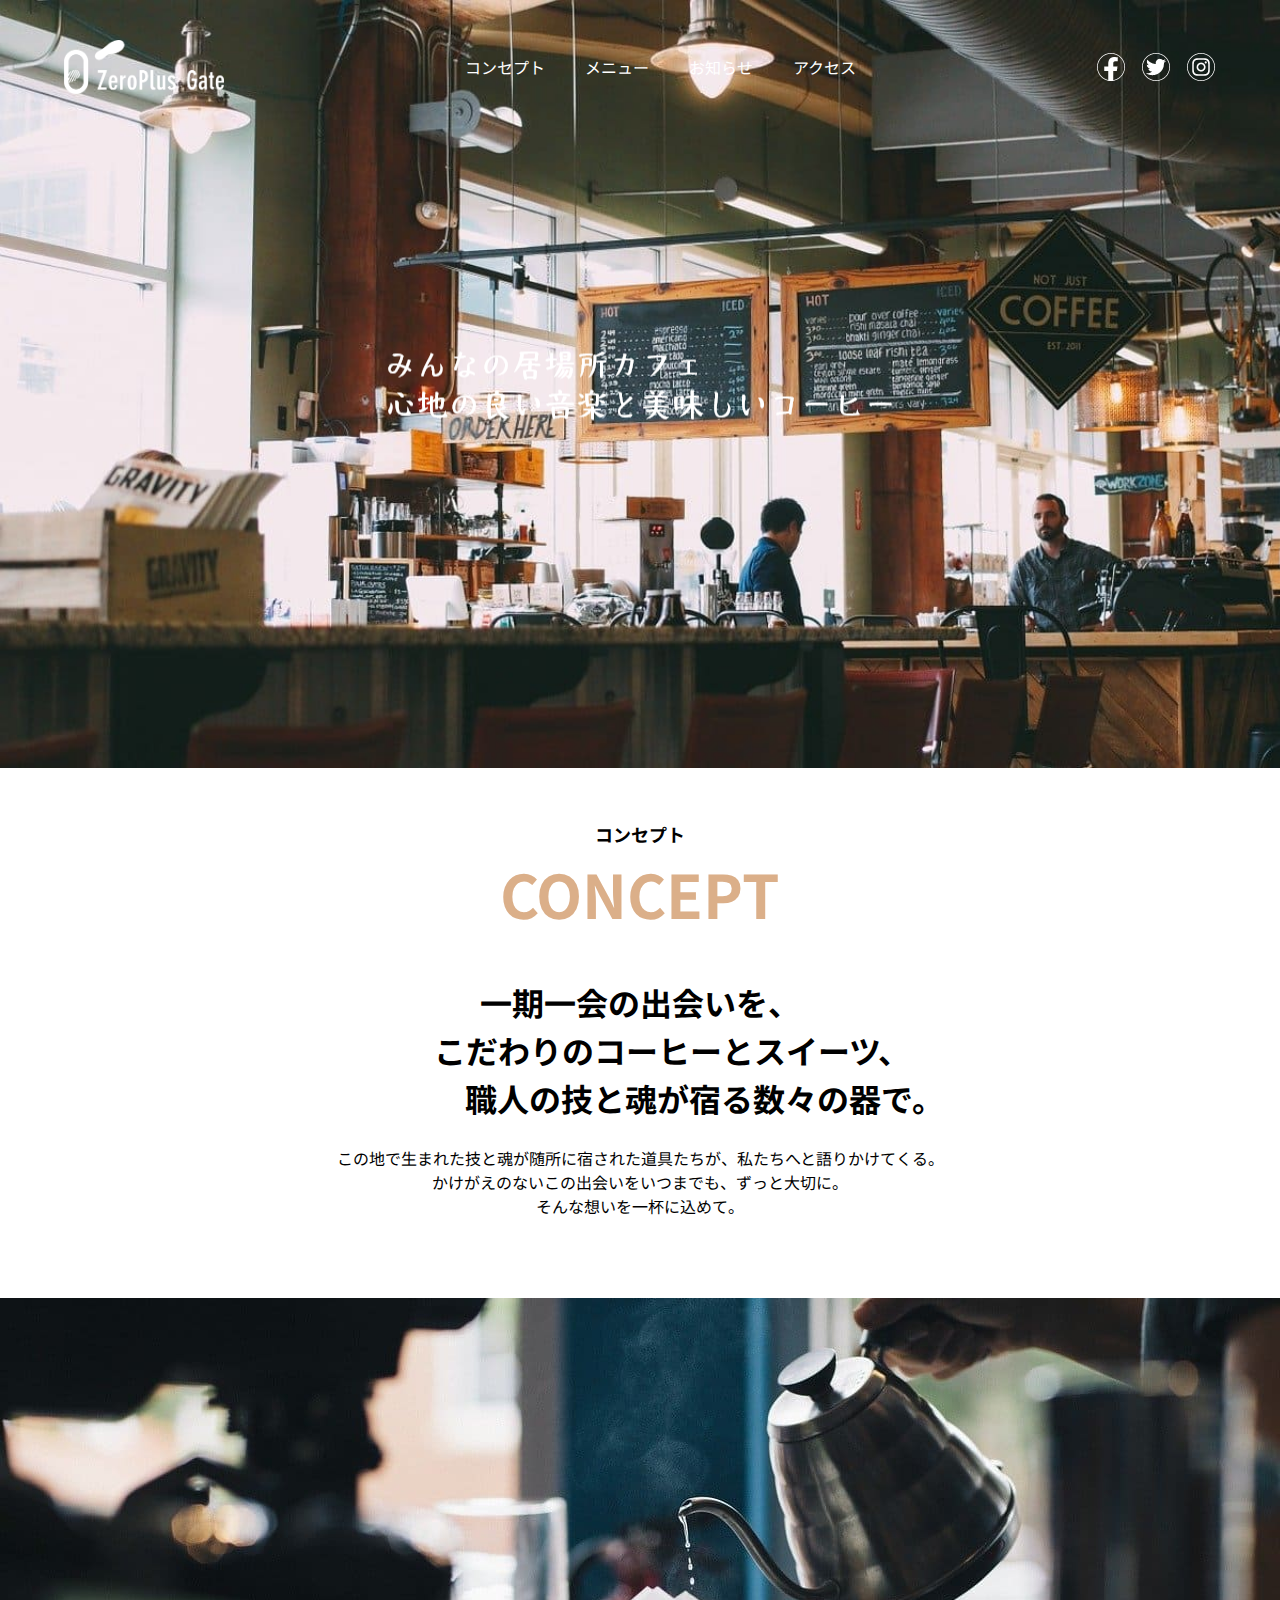
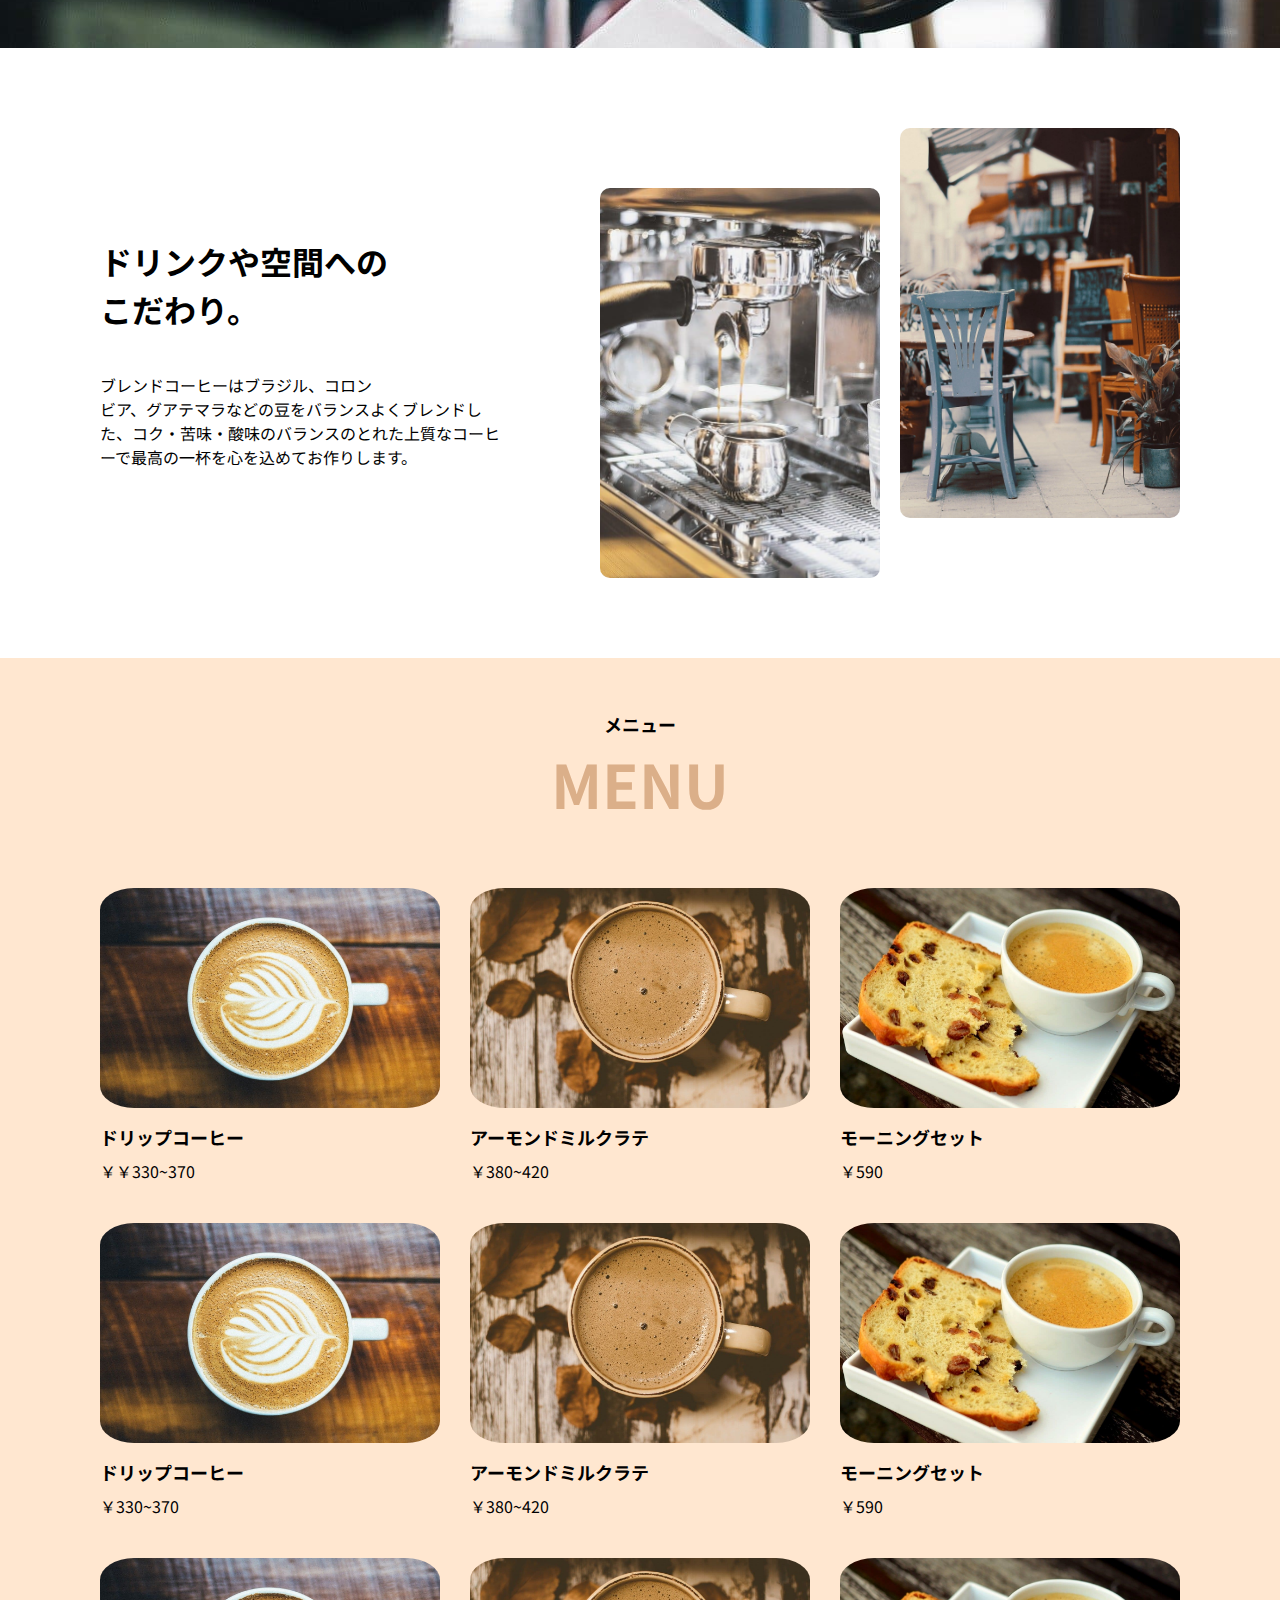
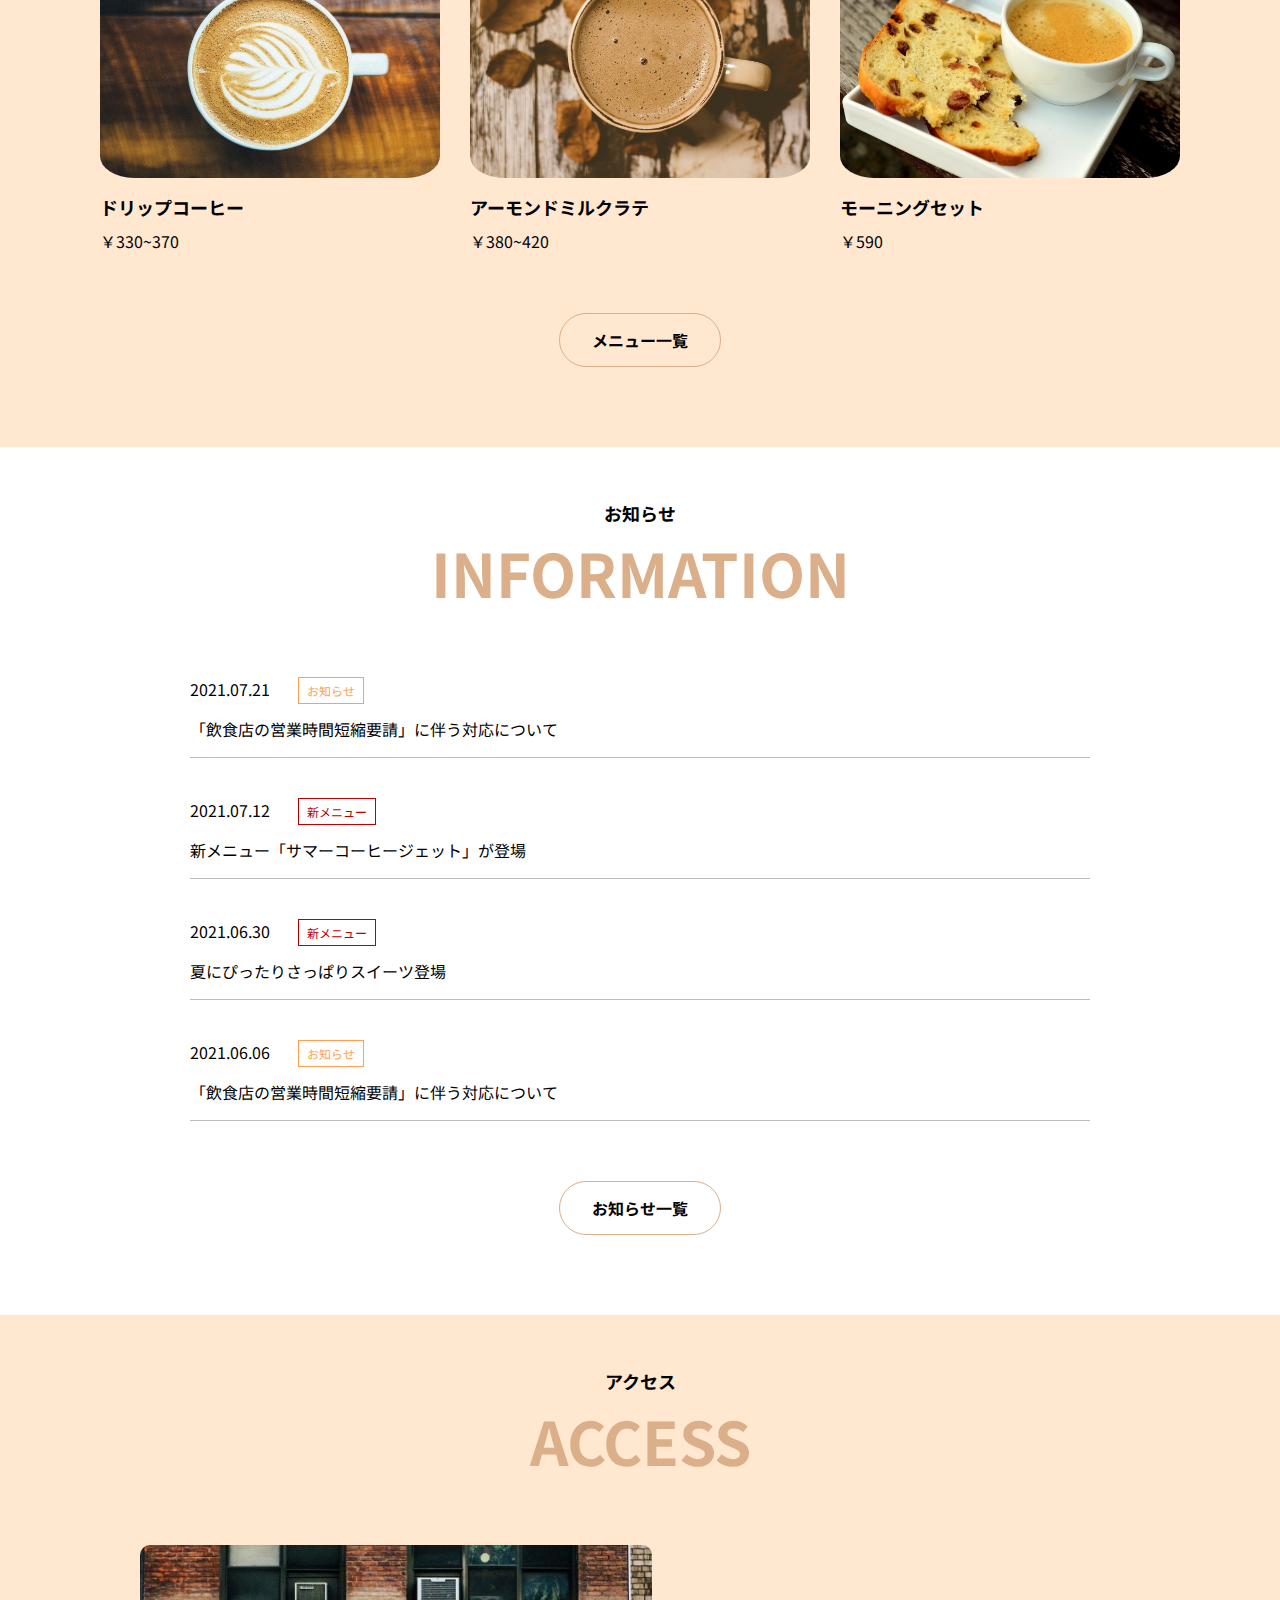
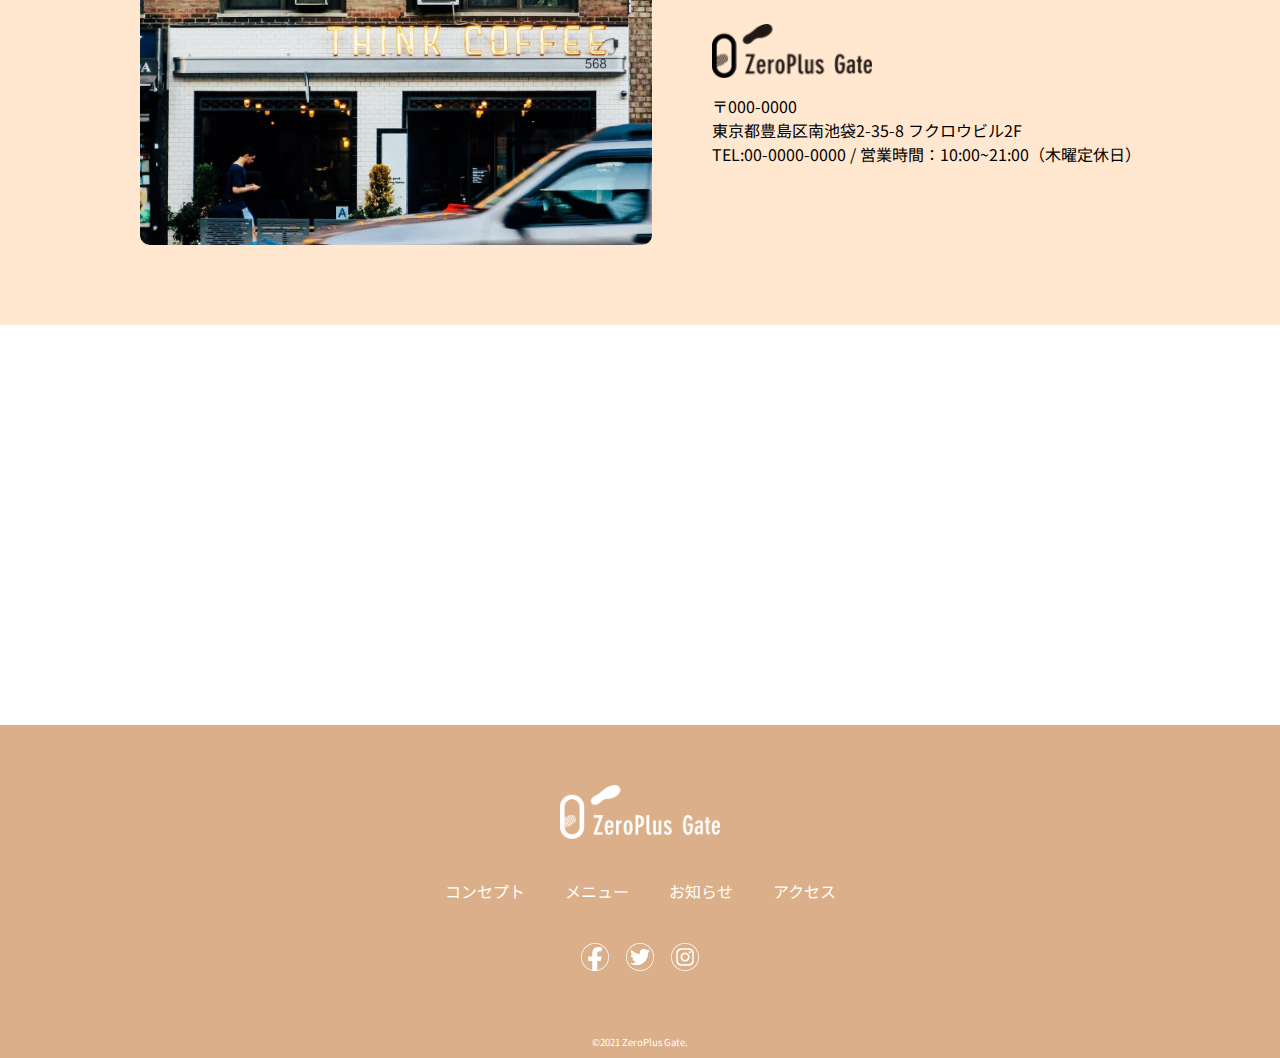
<file: index.html>
<!DOCTYPE html>
<html lang="ja">
<head>
    <meta charset="UTF-8">
    <title>Cafe</title>
    <meta name="description" content="複数ページに渡るデザインを通して、よりレベルアップしたコーディングとCSSの使い回し方を身につけましょう">
    <link rel="stylesheet" href="css/reset.css">
    <link rel="preconnect" href="https://fonts.googleapis.com">
    <link rel="preconnect" href="https://fonts.gstatic.com" crossorigin>
    <link href="https://fonts.googleapis.com/css2?family=Noto+Sans+JP:wght@100..900&display=swap" rel="stylesheet">
    <link rel="stylesheet" href="css/style.css">
</head>
<body>
    <header class="header">
        <h1 class="header-logo">
            <a href="index.html" class="header-link">
                <img src="img/logo.png" alt="ロゴ">
            </a>
        </h1>

        <nav class="header-nav">
            <ul class="header-nav-list">
                <li class="header-nav-item">
                    <a href="index.html#concept" class="header-nav-link">コンセプト</a>
                </li>
                <li class="header-nav-item">
                    <a href="menu.html" class="header-nav-link">メニュー</a>
                </li>
                <li class="header-nav-item">
                    <a href="info.html" class="header-nav-link">お知らせ</a>
                </li>
                <li class="header-nav-item">
                    <a href="index.html#access" class="header-nav-link">アクセス</a>
                </li>
            </ul>
        </nav>

        <div class="icon">
            <ul class="icon-list">
                <li class="icon-item">
                    <a href="" class="icon-link">
                        <img src="img/facebook_icon.png" alt="facebook">
                    </a>
                </li>
                <li class="icon-item">
                    <a href="" class="icon-link">
                        <img src="img/twitter_icon.png" alt="Twitter">
                    </a>
                </li>
                <li class="icon-item">
                    <a href="" class="icon-link">
                        <img src="img/instagram_icon.png" alt="Instagram">
                    </a>
                </li>
            </ul>
        </div>
    </header>

    <div class="kv __index">
        <div class="kv-copy">
            <img src="img/kv_copy.png" alt="キャッチコピー">
        </div>
    </div>
<main>
    <section id="concept" class="concept section-wrap">
        <div class="section-inner">
            <h2 class="section-ttl __concept">CONCEPT</h2>
            <p class="concept-txt-main">
                一期一会の出会いを、<br>
            　　こだわりのコーヒーとスイーツ、<br>
        　　　　職人の技と魂が宿る数々の器で。</p>
        <p class="concept-txt-sub">
            この地で生まれた技と魂が随所に宿された道具たちが、私たちへと語りかけてくる。<br>
            かけがえのないこの出会いをいつまでも、ずっと大切に。<br>
            そんな想いを一杯に込めて。
        </p>  
        </div>

        <div class="concept-img-box">
            <img src="img/concept_bg.jpg" alt="コンセプト" class="concept-img">
        </div>

        <div class="section-inner">
            <div class="concept-detail-wrap">
                <div class="concept-detail-content">
                    <h3 class="concept-detail-ttl">
                        ドリンクや空間への<br>
                        こだわり。
                    </h3>
                    <p class="concept-detail-txt">
                        ブレンドコーヒーはブラジル、コロン<br>
                        ビア、グアテマラなどの豆をバランスよくブレンドし<br>
                        た、コク・苦味・酸味のバランスのとれた上質なコーヒ<br>
                        ーで最高の一杯を心を込めてお作りします。
                    </p>
                </div>

                <div class="concept-detail-img-wrap">
                    <div class="concept-detail-img-box">
                        <img src="img/concept_photo01.jpg" alt="コンセプトイメージ" class="concept-detail-img">
                        
                    </div>
                    <div class="concept-detail-img-box">
                        <img src="img/concept_photo02.jpg" alt="コンセプトイメージ" class="concept-detail-img">

                    </div>
                </div>
            </div>

        </div>
    </section>

    <section class="menu section-wrap">
        <div class="section-inner">
            <h2 class="section-ttl __menu">MENU</h2>

            <div class="menu-wrap">
                <div class="menu-item">
                    <div class="menu-img-box">
                        <img src="img/menu_photo01.jpg" alt="ドリップコーヒー" class="menu-img">
                    </div>
                    <div class="menu-content">
                        <p class="menu-txt">ドリップコーヒー</p>
                        <p class="menu-price">￥￥330~370</p>
                    </div>
                </div>
                <div class="menu-item">
                    <div class="menu-img-box">
                        <img src="img/menu_photo02.jpg" alt="アーモンドミルクラテ" class="menu-img">
                    </div>
                    <div class="menu-content">
                        <p class="menu-txt">アーモンドミルクラテ</p>
                        <p class="menu-price">￥380~420</p>
                    </div>
                </div>
                <div class="menu-item">
                    <div class="menu-img-box">
                        <img src="img/menu_photo03.jpg" alt="モーニングセット" class="menu-img">
                    </div>
                    <div class="menu-content">
                        <p class="menu-txt">モーニングセット</p>
                        <p class="menu-price">￥590</p>
                    </div>
                </div>
                <div class="menu-item">
                    <div class="menu-img-box">
                        <img src="img/menu_photo01.jpg" alt="ドリップコーヒー" class="menu-img">
                    </div>
                    <div class="menu-content">
                        <p class="menu-txt">ドリップコーヒー</p>
                        <p class="menu-price">￥330~370</p>
                    </div>
                </div>
                <div class="menu-item">
                    <div class="menu-img-box">
                        <img src="img/menu_photo02.jpg" alt="アーモンドミルクラテ" class="menu-img">
                    </div>
                    <div class="menu-content">
                        <p class="menu-txt">アーモンドミルクラテ</p>
                        <p class="menu-price">￥380~420</p>
                    </div>
                </div>
                <div class="menu-item">
                    <div class="menu-img-box">
                        <img src="img/menu_photo03.jpg" alt="モーニングセット" class="menu-img">
                    </div>
                    <div class="menu-content">
                        <p class="menu-txt">モーニングセット</p>
                        <p class="menu-price">￥590</p>
                    </div>
                </div>
                <div class="menu-item">
                    <div class="menu-img-box">
                        <img src="img/menu_photo01.jpg" alt="ドリップコーヒー" class="menu-img">
                    </div>
                    <div class="menu-content">
                        <p class="menu-txt">ドリップコーヒー</p>
                        <p class="menu-price">￥330~370</p>
                    </div>
                </div>
                <div class="menu-item">
                    <div class="menu-img-box">
                        <img src="img/menu_photo02.jpg" alt="アーモンドミルクラテ" class="menu-img">
                    </div>
                    <div class="menu-content">
                        <p class="menu-txt">アーモンドミルクラテ</p>
                        <p class="menu-price">￥380~420</p>
                    </div>
                </div>
                <div class="menu-item">
                    <div class="menu-img-box">
                        <img src="img/menu_photo03.jpg" alt="モーニングセット" class="menu-img">
                    </div>
                    <div class="menu-content">
                        <p class="menu-txt">モーニングセット</p>
                        <p class="menu-price">￥590</p>
                    </div>
                </div>
            </div>

            <div class="btn">
                <a href="menu.html" class="btn-link">メニュー一覧</a>
            </div>
        </div>
    </section>

    <section class="info section-wrap">
        <div class="section-inner-s">
            <h2 class="section-ttl __info">INFORMATION</h2>

            <ul class="info-list">
                <li class="info-item">
                    <span class="info-date">2021.07.21</span>
                    <span class="info-tag __orange">お知らせ</span>
                    <p class="info-txt">
                        <a href="info-single.html" class="info-link">
                            「飲食店の営業時間短縮要請」に伴う対応について
                        </a>
                    </p>
                </li>
                <li class="info-item">
                    <span class="info-date">2021.07.12</span>
                    <span class="info-tag __red">新メニュー</span>
                    <p class="info-txt">
                        <a href="info-single.html" class="info-link">
                            新メニュー「サマーコーヒージェット」が登場
                        </a>
                    </p>
                </li>
                <li class="info-item">
                    <span class="info-date">2021.06.30</span>
                    <span class="info-tag __red">新メニュー</span>
                    <p class="info-txt">
                        <a href="info-single.html" class="info-link">
                            夏にぴったりさっぱりスイーツ登場
                        </a>
                    </p>
                </li>
                <li class="info-item">
                    <span class="info-date">2021.06.06</span>
                    <span class="info-tag __orange">お知らせ</span>
                    <p class="info-txt">
                        <a href="info-single.html" class="info-link">
                            「飲食店の営業時間短縮要請」に伴う対応について
                        </a>
                    </p>
                </li>
            </ul>

                        <div class="btn">
                <a href="info.html" class="btn-link">お知らせ一覧</a>
            </div>
        </div>
    </section>

    <section id="access" class="access section-wrap">
        <div class="section-inner">
            <h2 class="section-ttl __access">ACCESS</h2>
        </div>

        <div class="access-content">
            <div class="access-content-img-box">
                <img src="img/access_photo.jpg" alt="お店の写真" class="access-content-img">
            </div>

            <div class="access-content-txt-box">
                <div class="access-content-txt-logo-box">
                    <img src="img/logo-black.png" alt="ロゴ" class="access-content-txt-logo">
                </div>

                <p class="access-txt">〒000-0000</p>
                <p class="access-txt">東京都豊島区南池袋2-35-8 フクロウビル2F</p>
                <p class="access-txt">TEL:00-0000-0000 / 営業時間：10:00~21:00（木曜定休日）</p>
            </div>
        </div>
    </section>

    <div class="access-map">
        <iframe src="https://www.google.com/maps/embed?pb=!1m18!1m12!1m3!1d6478.019572071331!2d139.71055669623954!3d35.72597785018375!2m3!1f0!2f0!3f0!3m2!1i1024!2i768!4f13.1!3m3!1m2!1s0x60188d695cb4aed9%3A0x476057fc81119972!2z44CSMTcxLTAwMjIg5p2x5Lqs6YO96LGK5bO25Yy65Y2X5rGg6KKL!5e0!3m2!1sja!2sjp!4v1749849897571!5m2!1sja!2sjp" 
        width="100%" height="400" style="border:0;" allowfullscreen="" loading="lazy" referrerpolicy="no-referrer-when-downgrade"></iframe>
    </div>
</main>

<footer class="footer">
    <div class="footer-logo-box">
        <img src="img/logo.png" alt="ロゴ" class="footer-logo">
    </div>

    <ul class="footer-nav-list">
        <li class="footer-nav-item">
            <a href="index.html#concept" class="footer-nav-link">コンセプト</a>
        </li>
        <li class="footer-nav-item">
            <a href="menu.html" class="footer-nav-link">メニュー</a>
        </li>
        <li class="footer-nav-item">
            <a href="info.html" class="footer-nav-link">お知らせ</a>
        </li>
        <li class="footer-nav-item">
            <a href="index.html#access" class="footer-nav-link">アクセス</a>
        </li>
    </ul>

            <div class="icon">
            <ul class="icon-list">
                <li class="icon-item">
                    <a href="" class="icon-link">
                        <img src="img/facebook_icon.png" alt="facebook">
                    </a>
                </li>
                <li class="icon-item">
                    <a href="" class="icon-link">
                        <img src="img/twitter_icon.png" alt="Twitter">
                    </a>
                </li>
                <li class="icon-item">
                    <a href="" class="icon-link">
                        <img src="img/instagram_icon.png" alt="Instagram">
                    </a>
                </li>
            </ul>
        </div>

    <p class="footer-copy">
        <small>&copy;2021 ZeroPlus Gate.</small>
    </p>
</footer>
</body>
</html>
</file>
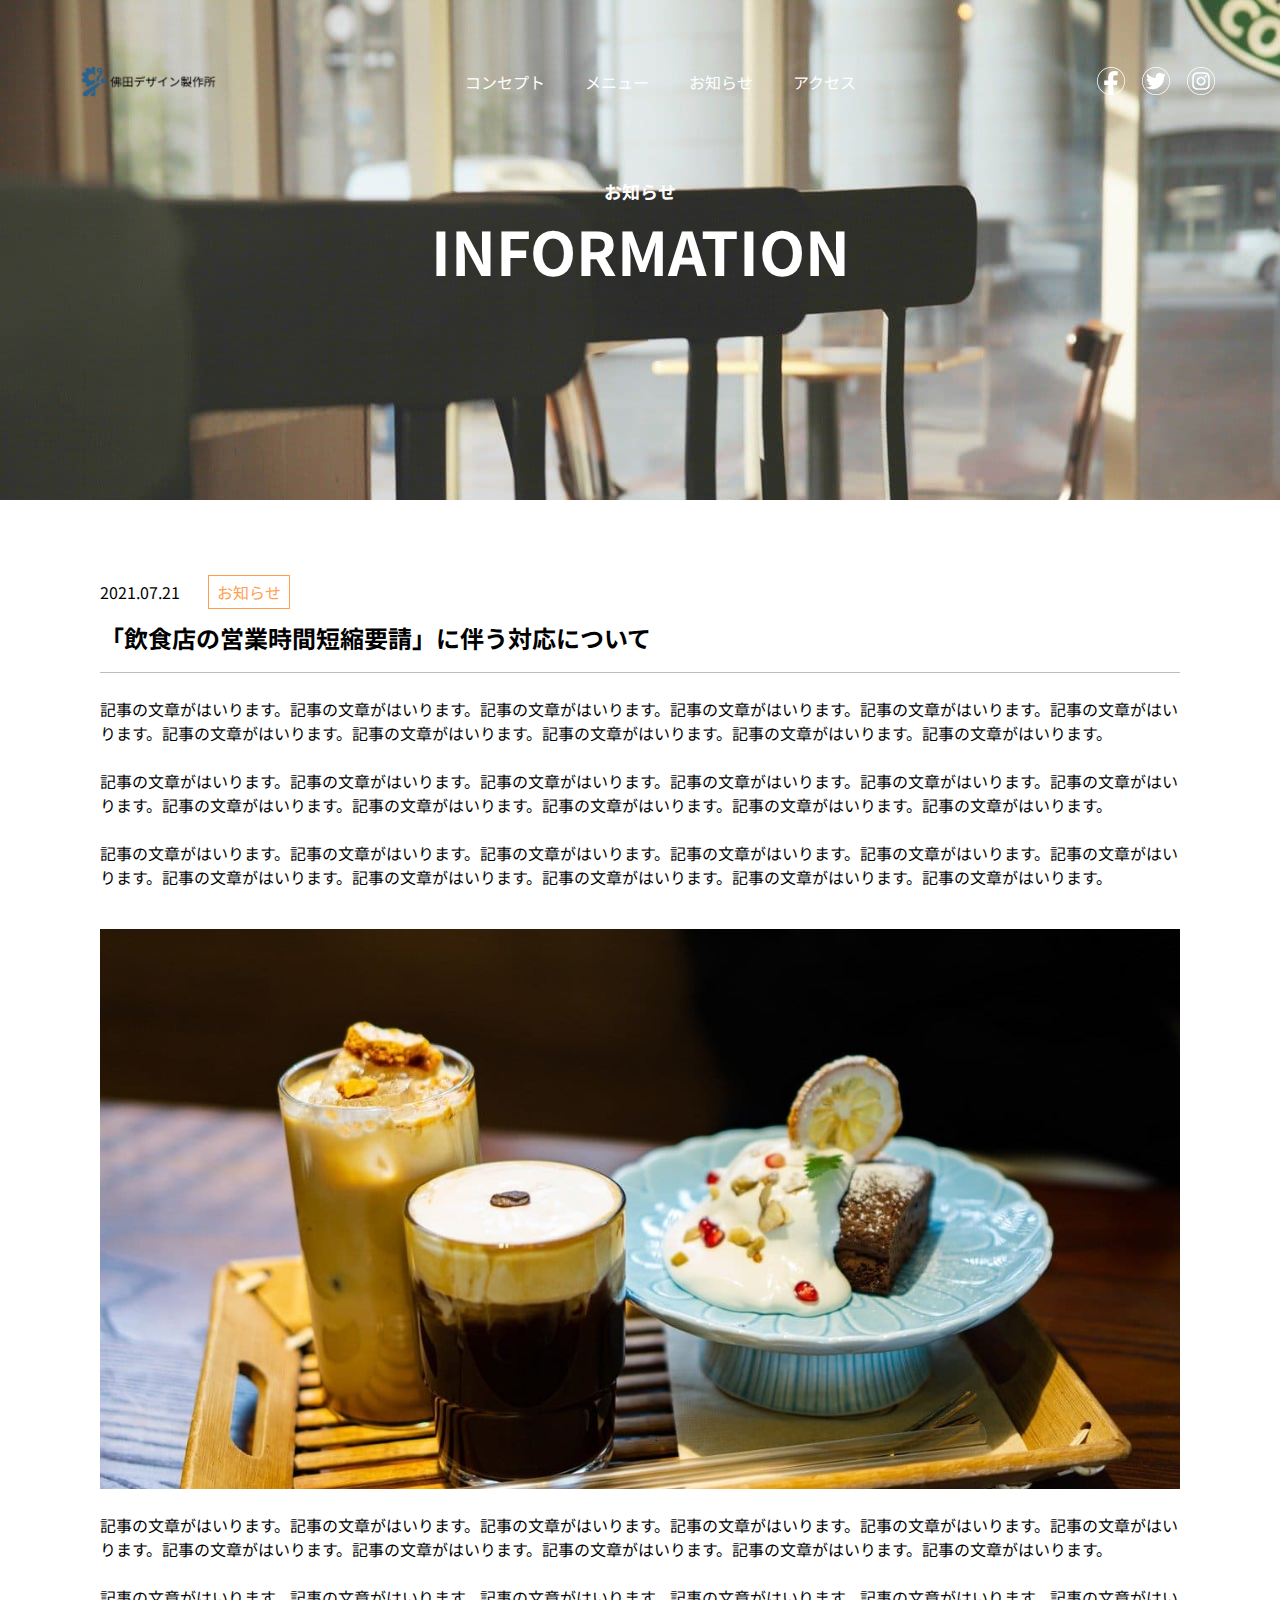
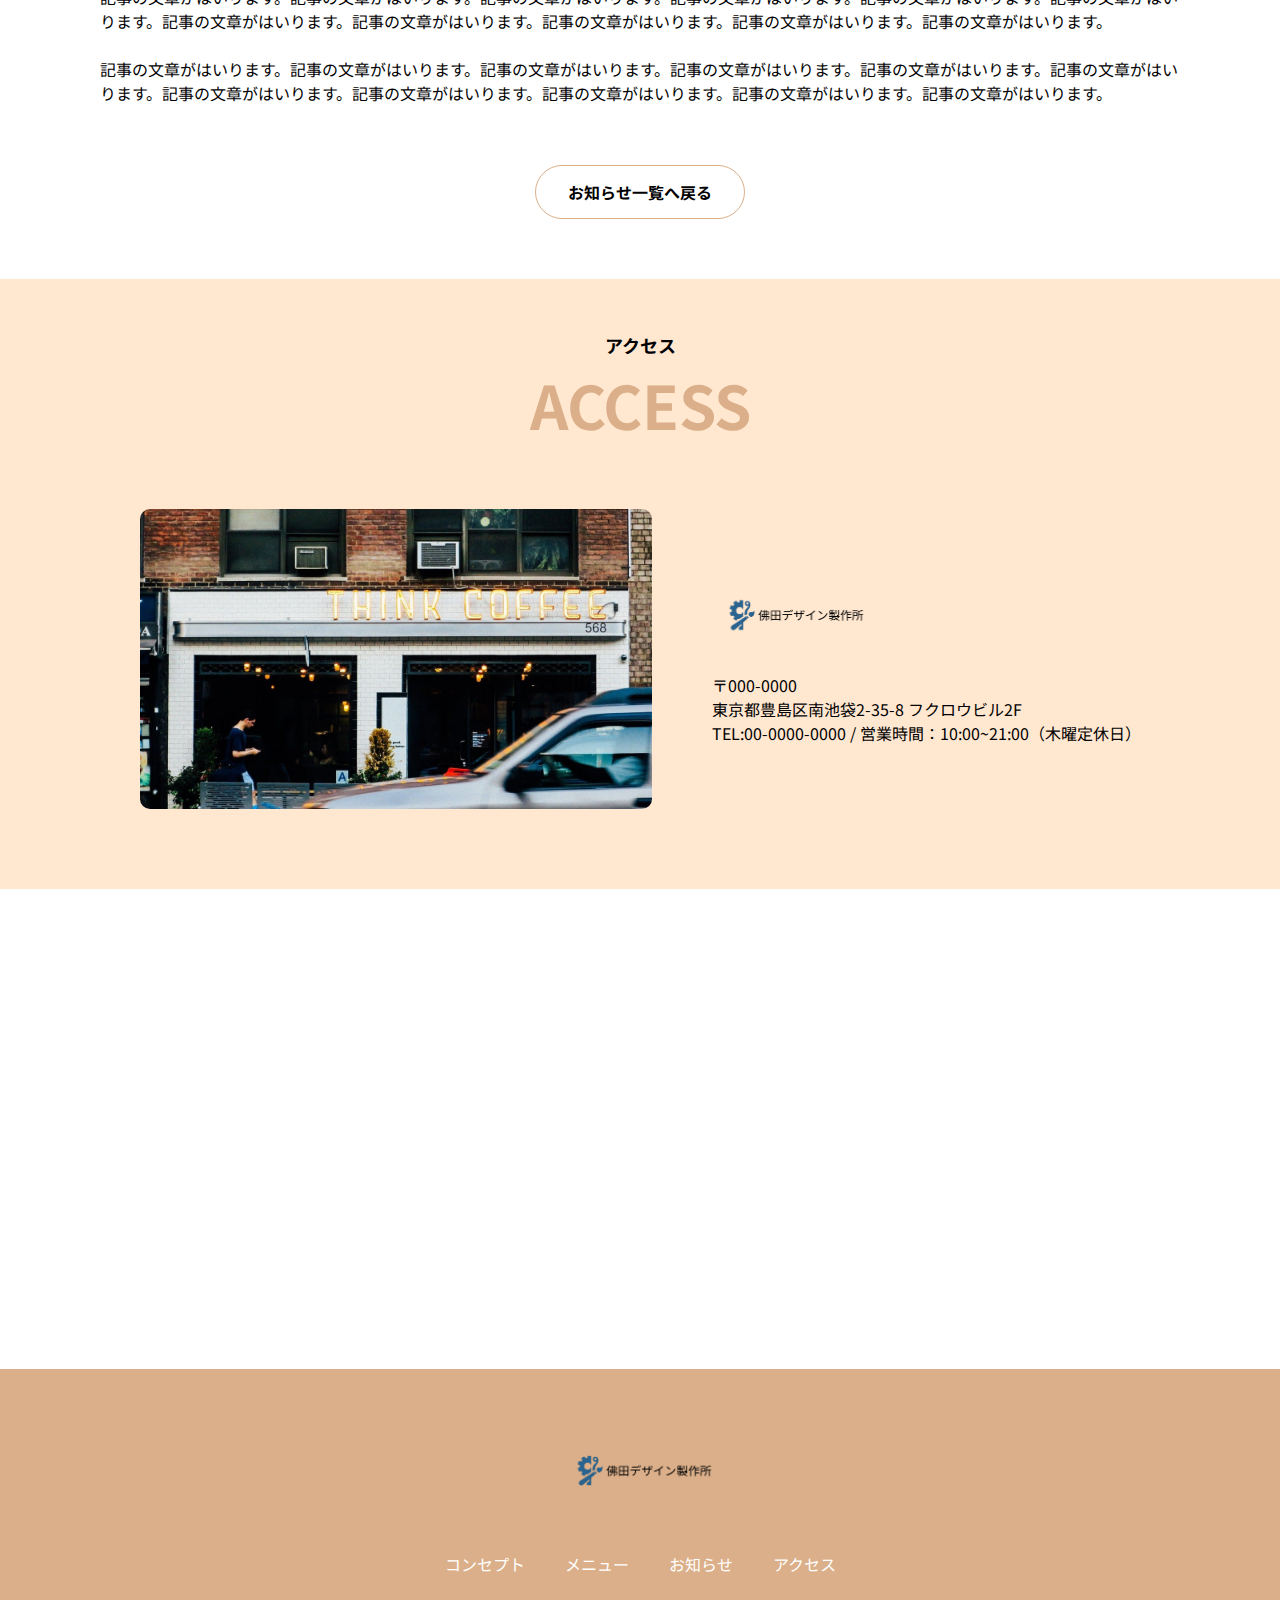
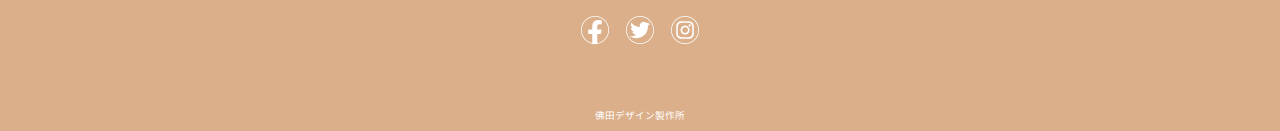
<file: info-single.html>
<!DOCTYPE html>
<html lang="ja">
<head>
    <meta charset="UTF-8">
    <title>| Cafe | お知らせ詳細</title>
    <meta name="description" content="複数ページに渡るデザインを通して、よりレベルアップしたコーディングとCSSの使い回し方を身につけましょう">
    <link rel="stylesheet" href="css/reset.css">
    <link rel="preconnect" href="https://fonts.googleapis.com">
    <link rel="preconnect" href="https://fonts.gstatic.com" crossorigin>
    <link href="https://fonts.googleapis.com/css2?family=Noto+Sans+JP:wght@100..900&display=swap" rel="stylesheet">
    <link rel="stylesheet" href="css/style.css">
</head>

<body>
    <header class="header">
        <h1 class="header-logo">
            <a href="index.html" class="header-link">
                <img src="img/横長logo.png" alt="ロゴ">
            </a>
        </h1>

        <nav class="header-nav">
            <ul class="header-nav-list">
                <li class="header-nav-item">
                    <a href="index.html#concept" class="header-nav-link">コンセプト</a>
                </li>
                <li class="header-nav-item">
                    <a href="menu.html" class="header-nav-link">メニュー</a>
                </li>
                <li class="header-nav-item">
                    <a href="info.html" class="header-nav-link">お知らせ</a>
                </li>
                <li class="header-nav-item">
                    <a href="index.html#access" class="header-nav-link">アクセス</a>
                </li>
            </ul>
        </nav>

        <div class="icon">
            <ul class="icon-list">
                <li class="icon-item">
                    <a href="" class="icon-link">
                        <img src="img/facebook_icon.png" alt="facebook">
                    </a>
                </li>
                <li class="icon-item">
                    <a href="" class="icon-link">
                        <img src="img/twitter_icon.png" alt="Twitter">
                    </a>
                </li>
                <li class="icon-item">
                    <a href="" class="icon-link">
                        <img src="img/instagram_icon.png" alt="Instagram">
                    </a>
                </li>
            </ul>
        </div>
    </header>

    <div class="kv __info">
        <div class="kv-detail">
            <h2 class="section-ttl __info">INFORMATION</h2>
        </div>

        </div>
    </div>

    <main>
        <section class="info-single section-wrap">
            <div class="section-inner">
                <div class="info-single-head">
                    <span class="info-date">2021.07.21</span>
                    <span class="info-tag __orange">お知らせ</span>
                    <p class="info-txt">
                            「飲食店の営業時間短縮要請」に伴う対応について
                    </p>
                </div>

                <div class="info-single-content">
                    <p>記事の文章がはいります。記事の文章がはいります。記事の文章がはいります。記事の文章がはいります。記事の文章がはいります。記事の文章がはいります。記事の文章がはいります。記事の文章がはいります。記事の文章がはいります。記事の文章がはいります。記事の文章がはいります。</p>
                    <p>記事の文章がはいります。記事の文章がはいります。記事の文章がはいります。記事の文章がはいります。記事の文章がはいります。記事の文章がはいります。記事の文章がはいります。記事の文章がはいります。記事の文章がはいります。記事の文章がはいります。記事の文章がはいります。</p>
                    <p>記事の文章がはいります。記事の文章がはいります。記事の文章がはいります。記事の文章がはいります。記事の文章がはいります。記事の文章がはいります。記事の文章がはいります。記事の文章がはいります。記事の文章がはいります。記事の文章がはいります。記事の文章がはいります。</p>
                
                    <img src="img/info_photo.jpg" alt="記事詳細画像">

                    <p>記事の文章がはいります。記事の文章がはいります。記事の文章がはいります。記事の文章がはいります。記事の文章がはいります。記事の文章がはいります。記事の文章がはいります。記事の文章がはいります。記事の文章がはいります。記事の文章がはいります。記事の文章がはいります。</p>
                    <p>記事の文章がはいります。記事の文章がはいります。記事の文章がはいります。記事の文章がはいります。記事の文章がはいります。記事の文章がはいります。記事の文章がはいります。記事の文章がはいります。記事の文章がはいります。記事の文章がはいります。記事の文章がはいります。</p>
                    <p>記事の文章がはいります。記事の文章がはいります。記事の文章がはいります。記事の文章がはいります。記事の文章がはいります。記事の文章がはいります。記事の文章がはいります。記事の文章がはいります。記事の文章がはいります。記事の文章がはいります。記事の文章がはいります。</p>
                
                </div>

                <div class="btn __info">
                <a href="info.html" class="btn-link">お知らせ一覧へ戻る</a>
            </div>

            </div>
        </ection>


        <section id="access" class="access section-wrap">
        <div class="section-inner">
            <h2 class="section-ttl __access">ACCESS</h2>
        </div>

        <div class="access-content">
            <div class="access-content-img-box">
                <img src="img/access_photo.jpg" alt="お店の写真" class="access-content-img">
            </div>

            <div class="access-content-txt-box">
                <div class="access-content-txt-logo-box">
                    <img src="img/横長logo.png" alt="ロゴ" class="access-content-txt-logo">
                </div>

                <p class="access-txt">〒000-0000</p>
                <p class="access-txt">東京都豊島区南池袋2-35-8 フクロウビル2F</p>
                <p class="access-txt">TEL:00-0000-0000 / 営業時間：10:00~21:00（木曜定休日）</p>
            </div>
        </div>
    </section>

    <div class="access-map">
        <iframe src="https://www.google.com/maps/embed?pb=!1m18!1m12!1m3!1d6478.019572071331!2d139.71055669623954!3d35.72597785018375!2m3!1f0!2f0!3f0!3m2!1i1024!2i768!4f13.1!3m3!1m2!1s0x60188d695cb4aed9%3A0x476057fc81119972!2z44CSMTcxLTAwMjIg5p2x5Lqs6YO96LGK5bO25Yy65Y2X5rGg6KKL!5e0!3m2!1sja!2sjp!4v1749849897571!5m2!1sja!2sjp" 
        width="100%" height="400" style="border:0;" allowfullscreen="" loading="lazy" referrerpolicy="no-referrer-when-downgrade"></iframe>
    </div>

    </main>

        <footer class="footer">
    <div class="footer-logo-box">
        <img src="img/横長logo.png" alt="ロゴ" class="footer-logo">
    </div>

    <ul class="footer-nav-list">
        <li class="footer-nav-item">
            <a href="index.html#concept" class="footer-nav-link">コンセプト</a>
        </li>
        <li class="footer-nav-item">
            <a href="menu.html" class="footer-nav-link">メニュー</a>
        </li>
        <li class="footer-nav-item">
            <a href="info.html" class="footer-nav-link">お知らせ</a>
        </li>
        <li class="footer-nav-item">
            <a href="index.html#access" class="footer-nav-link">アクセス</a>
        </li>
    </ul>

            <div class="icon">
            <ul class="icon-list">
                <li class="icon-item">
                    <a href="" class="icon-link">
                        <img src="img/facebook_icon.png" alt="facebook">
                    </a>
                </li>
                <li class="icon-item">
                    <a href="" class="icon-link">
                        <img src="img/twitter_icon.png" alt="Twitter">
                    </a>
                </li>
                <li class="icon-item">
                    <a href="" class="icon-link">
                        <img src="img/instagram_icon.png" alt="Instagram">
                    </a>
                </li>
            </ul>
        </div>

    <p class="footer-copy">
        <small>佛田デザイン製作所</small>
    </p>
</footer>

</body>
</html>
</file>
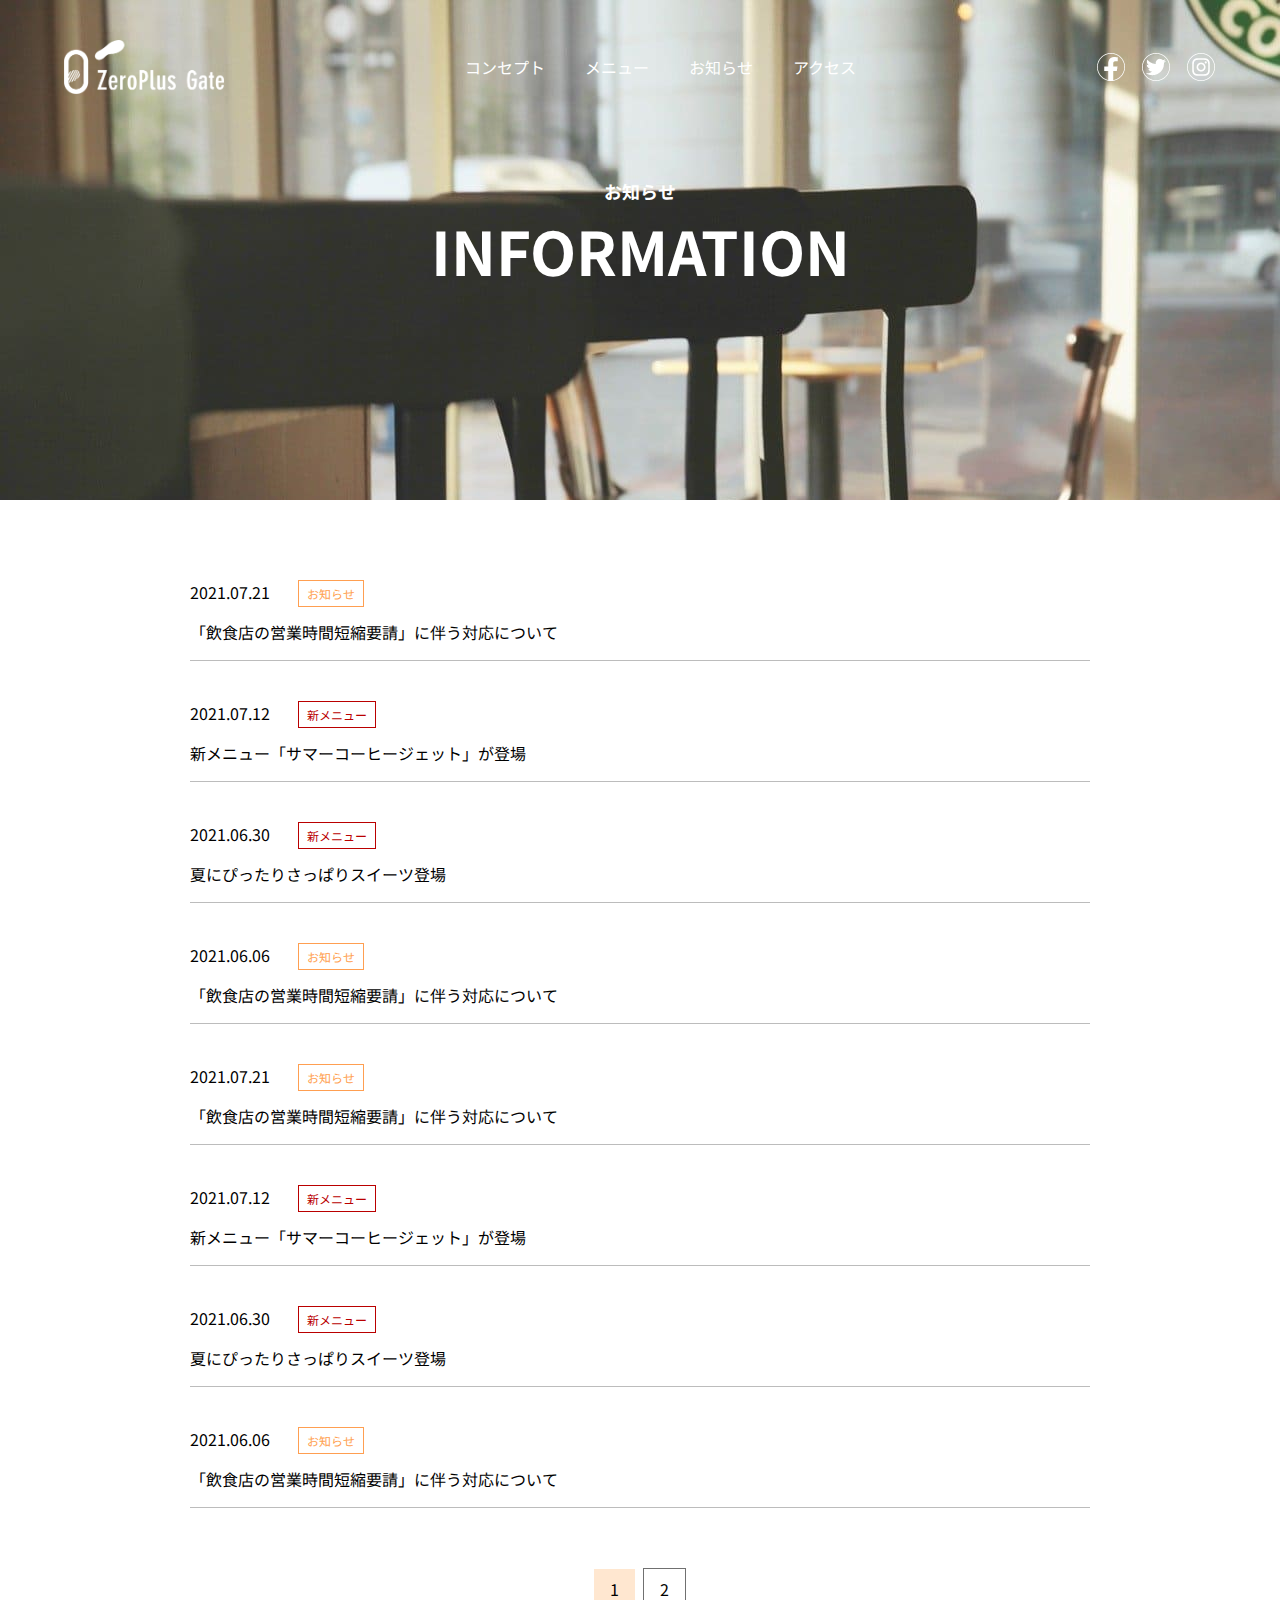
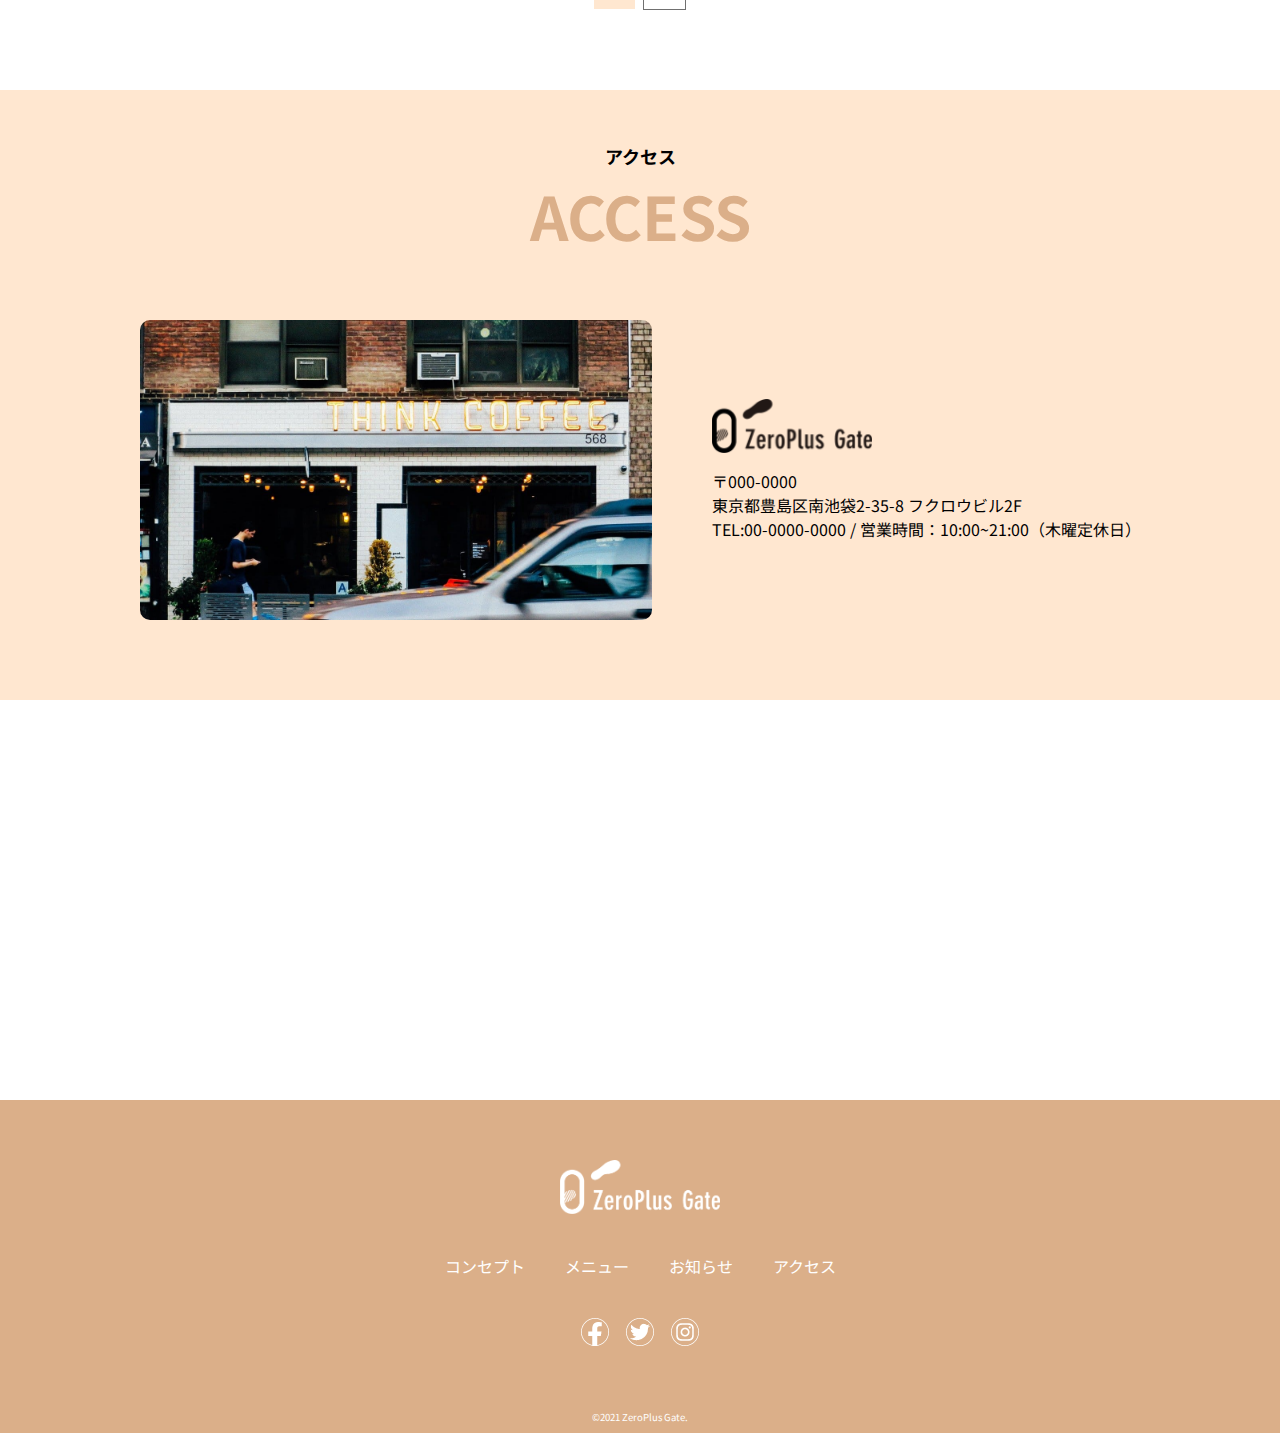
<file: info.html>
<!DOCTYPE html>
<html lang="ja">
<head>
    <meta charset="UTF-8">
    <title> Cafe | お知らせ</title>
    <meta name="description" content="複数ページに渡るデザインを通して、よりレベルアップしたコーディングとCSSの使い回し方を身につけましょう">
    <link rel="stylesheet" href="css/reset.css">
    <link rel="preconnect" href="https://fonts.googleapis.com">
    <link rel="preconnect" href="https://fonts.gstatic.com" crossorigin>
    <link href="https://fonts.googleapis.com/css2?family=Noto+Sans+JP:wght@100..900&display=swap" rel="stylesheet">
    <link rel="stylesheet" href="css/style.css">
</head>
<body>
    <header class="header">
        <h1 class="header-logo">
            <a href="index.html" class="header-link">
                <img src="img/logo.png" alt="ロゴ">
            </a>
        </h1>

        <nav class="header-nav">
            <ul class="header-nav-list">
                <li class="header-nav-item">
                    <a href="index.html#concept" class="header-nav-link">コンセプト</a>
                </li>
                <li class="header-nav-item">
                    <a href="menu.html" class="header-nav-link">メニュー</a>
                </li>
                <li class="header-nav-item">
                    <a href="info.html" class="header-nav-link">お知らせ</a>
                </li>
                <li class="header-nav-item">
                    <a href="index.html#access" class="header-nav-link">アクセス</a>
                </li>
            </ul>
        </nav>

        <div class="icon">
            <ul class="icon-list">
                <li class="icon-item">
                    <a href="" class="icon-link">
                        <img src="img/facebook_icon.png" alt="facebook">
                    </a>
                </li>
                <li class="icon-item">
                    <a href="" class="icon-link">
                        <img src="img/twitter_icon.png" alt="Twitter">
                    </a>
                </li>
                <li class="icon-item">
                    <a href="" class="icon-link">
                        <img src="img/instagram_icon.png" alt="Instagram">
                    </a>
                </li>
            </ul>
        </div>
    </header>

    <div class="kv __info">
        <div class="kv-detail">
            <h2 class="section-ttl __info">INFORMATION</h2>
        </div>

        </div>
    </div>


     <main>
        <section class="info section-wrap">
        <div class="section-inner-s">

            <ul class="info-list __detail">
                <li class="info-item">
                    <span class="info-date">2021.07.21</span>
                    <span class="info-tag __orange">お知らせ</span>
                    <p class="info-txt">
                        <a href="info-single.html" class="info-link">
                            「飲食店の営業時間短縮要請」に伴う対応について
                        </a>
                    </p>
                </li>
                <li class="info-item">
                    <span class="info-date">2021.07.12</span>
                    <span class="info-tag __red">新メニュー</span>
                    <p class="info-txt">
                        <a href="info-single.html" class="info-link">
                            新メニュー「サマーコーヒージェット」が登場
                        </a>
                    </p>
                </li>
                <li class="info-item">
                    <span class="info-date">2021.06.30</span>
                    <span class="info-tag __red">新メニュー</span>
                    <p class="info-txt">
                        <a href="info-single.html" class="info-link">
                            夏にぴったりさっぱりスイーツ登場
                        </a>
                    </p>
                </li>
                <li class="info-item">
                    <span class="info-date">2021.06.06</span>
                    <span class="info-tag __orange">お知らせ</span>
                    <p class="info-txt">
                        <a href="info-single.html" class="info-link">
                            「飲食店の営業時間短縮要請」に伴う対応について
                        </a>
                    </p>
                </li>
                <li class="info-item">
                    <span class="info-date">2021.07.21</span>
                    <span class="info-tag __orange">お知らせ</span>
                    <p class="info-txt">
                        <a href="info-single.html" class="info-link">
                            「飲食店の営業時間短縮要請」に伴う対応について
                        </a>
                    </p>
                </li>
                <li class="info-item">
                    <span class="info-date">2021.07.12</span>
                    <span class="info-tag __red">新メニュー</span>
                    <p class="info-txt">
                        <a href="info-single.html" class="info-link">
                            新メニュー「サマーコーヒージェット」が登場
                        </a>
                    </p>
                </li>
                <li class="info-item">
                    <span class="info-date">2021.06.30</span>
                    <span class="info-tag __red">新メニュー</span>
                    <p class="info-txt">
                        <a href="info-single.html" class="info-link">
                            夏にぴったりさっぱりスイーツ登場
                        </a>
                    </p>
                </li>
                <li class="info-item">
                    <span class="info-date">2021.06.06</span>
                    <span class="info-tag __orange">お知らせ</span>
                    <p class="info-txt">
                        <a href="info-single.html" class="info-link">
                            「飲食店の営業時間短縮要請」に伴う対応について
                        </a>
                    </p>
                </li>
            </ul>

            <ul class="page-btn-list">
                <li class="page-btn-item __current">
                    <a href="" class="page-btn-link">1</a>
                </li>
                <li class="page-btn-item">
                    <a href="" class="page-btn-link">2</a>
                </li>
            </ul>

        </div>
    </section>

         <section id="access" class="access section-wrap">
        <div class="section-inner">
            <h2 class="section-ttl __access">ACCESS</h2>
        </div>

        <div class="access-content">
            <div class="access-content-img-box">
                <img src="img/access_photo.jpg" alt="お店の写真" class="access-content-img">
            </div>

            <div class="access-content-txt-box">
                <div class="access-content-txt-logo-box">
                    <img src="img/logo-black.png" alt="ロゴ" class="access-content-txt-logo">
                </div>

                <p class="access-txt">〒000-0000</p>
                <p class="access-txt">東京都豊島区南池袋2-35-8 フクロウビル2F</p>
                <p class="access-txt">TEL:00-0000-0000 / 営業時間：10:00~21:00（木曜定休日）</p>
            </div>
        </div>
    </section>

    <div class="access-map">
        <iframe src="https://www.google.com/maps/embed?pb=!1m18!1m12!1m3!1d6478.019572071331!2d139.71055669623954!3d35.72597785018375!2m3!1f0!2f0!3f0!3m2!1i1024!2i768!4f13.1!3m3!1m2!1s0x60188d695cb4aed9%3A0x476057fc81119972!2z44CSMTcxLTAwMjIg5p2x5Lqs6YO96LGK5bO25Yy65Y2X5rGg6KKL!5e0!3m2!1sja!2sjp!4v1749849897571!5m2!1sja!2sjp" 
        width="100%" height="400" style="border:0;" allowfullscreen="" loading="lazy" referrerpolicy="no-referrer-when-downgrade"></iframe>
    </div>

    </main>

    <footer class="footer">
    <div class="footer-logo-box">
        <img src="img/logo.png" alt="ロゴ" class="footer-logo">
    </div>

    <ul class="footer-nav-list">
        <li class="footer-nav-item">
            <a href="index.html#concept" class="footer-nav-link">コンセプト</a>
        </li>
        <li class="footer-nav-item">
            <a href="menu.html" class="footer-nav-link">メニュー</a>
        </li>
        <li class="footer-nav-item">
            <a href="info.html" class="footer-nav-link">お知らせ</a>
        </li>
        <li class="footer-nav-item">
            <a href="index.html#access" class="footer-nav-link">アクセス</a>
        </li>
    </ul>

            <div class="icon">
            <ul class="icon-list">
                <li class="icon-item">
                    <a href="" class="icon-link">
                        <img src="img/facebook_icon.png" alt="facebook">
                    </a>
                </li>
                <li class="icon-item">
                    <a href="" class="icon-link">
                        <img src="img/twitter_icon.png" alt="Twitter">
                    </a>
                </li>
                <li class="icon-item">
                    <a href="" class="icon-link">
                        <img src="img/instagram_icon.png" alt="Instagram">
                    </a>
                </li>
            </ul>
        </div>

    <p class="footer-copy">
        <small>&copy;2021 ZeroPlus Gate.</small>
    </p>
</footer>


</body>
</html>
</file>
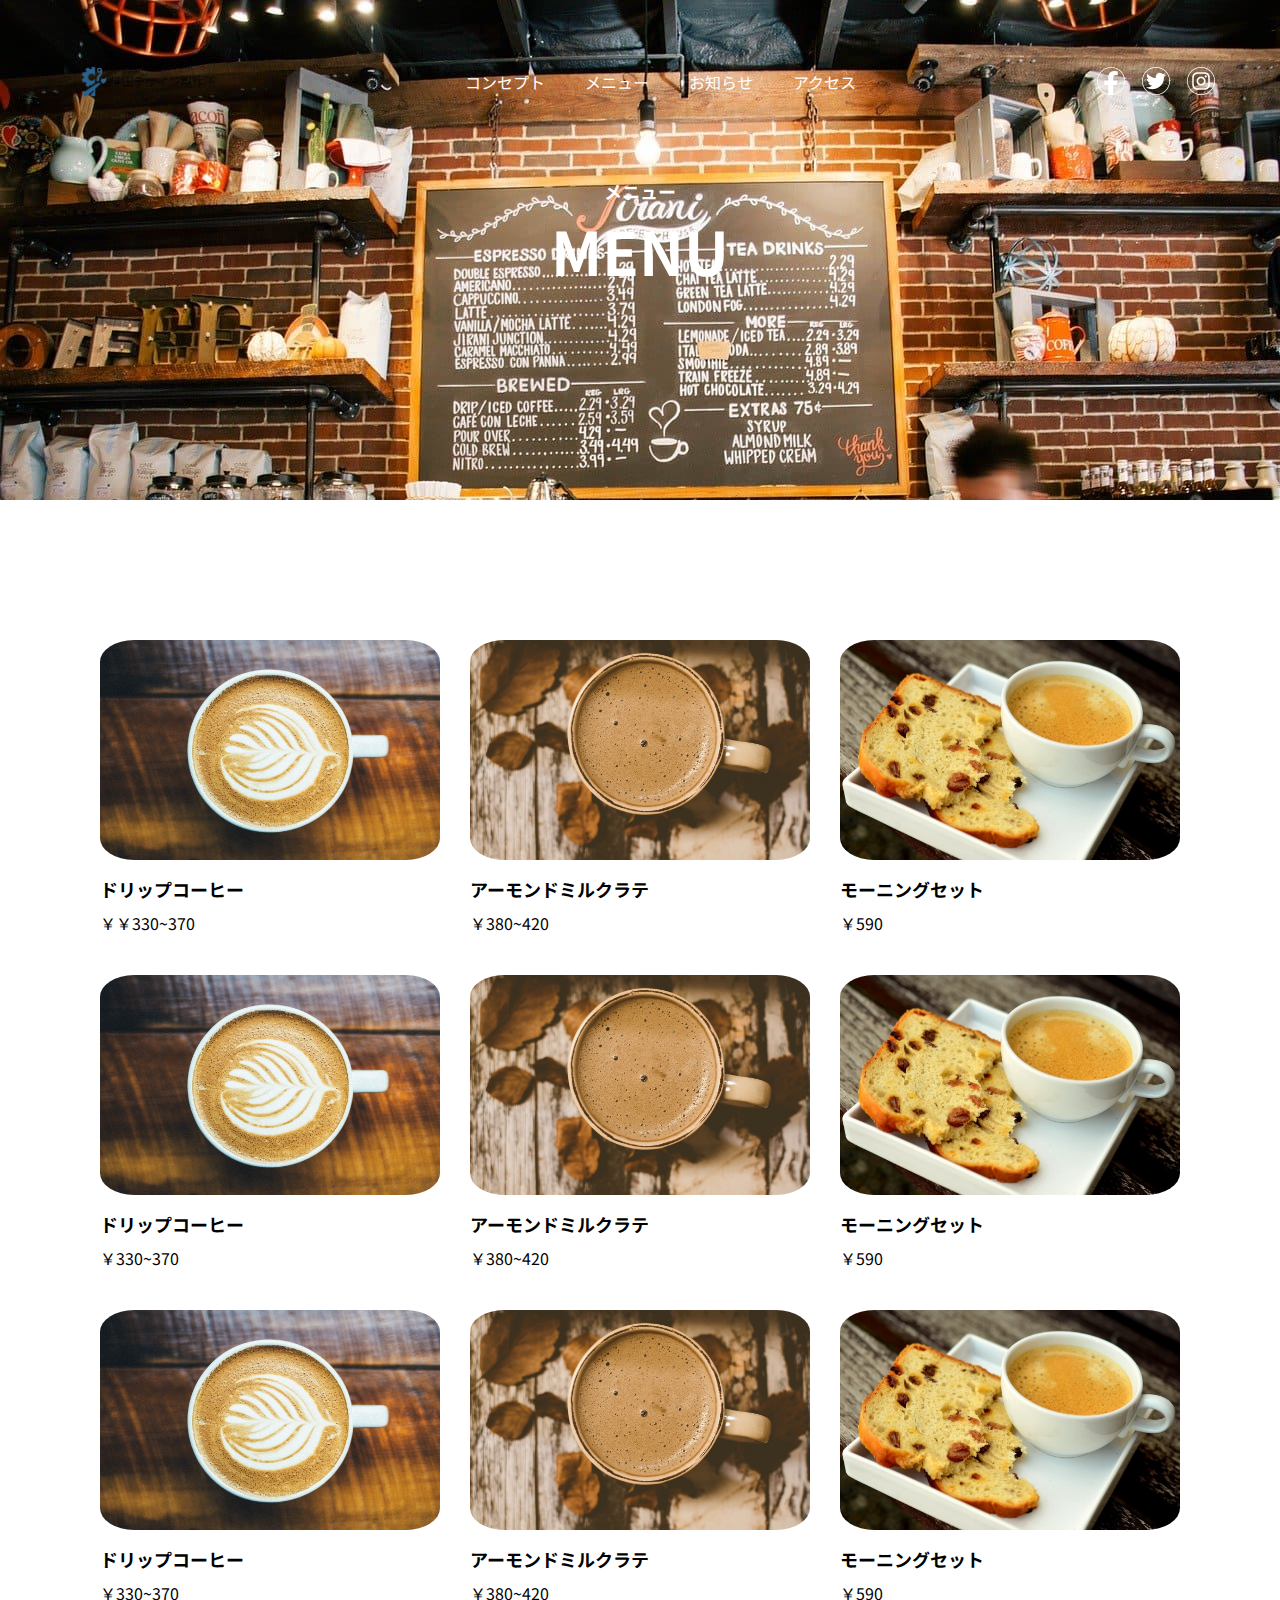
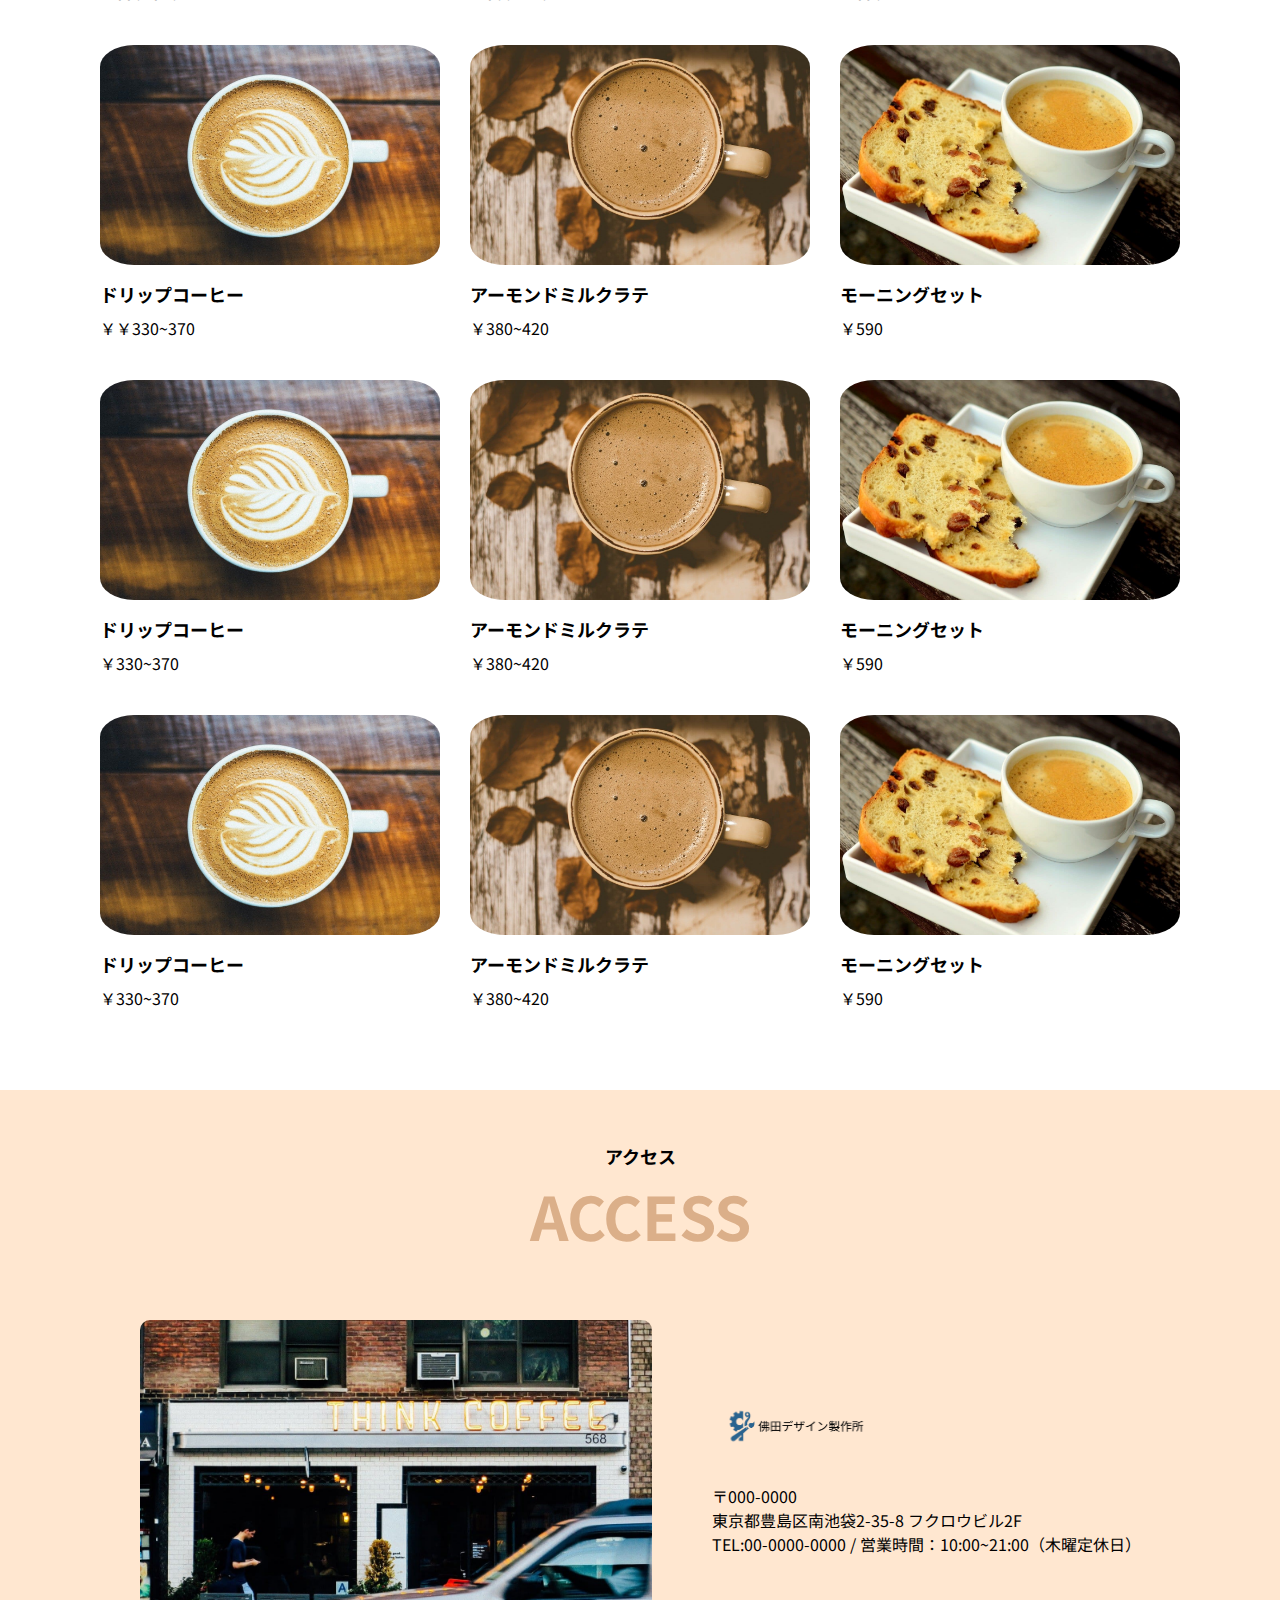
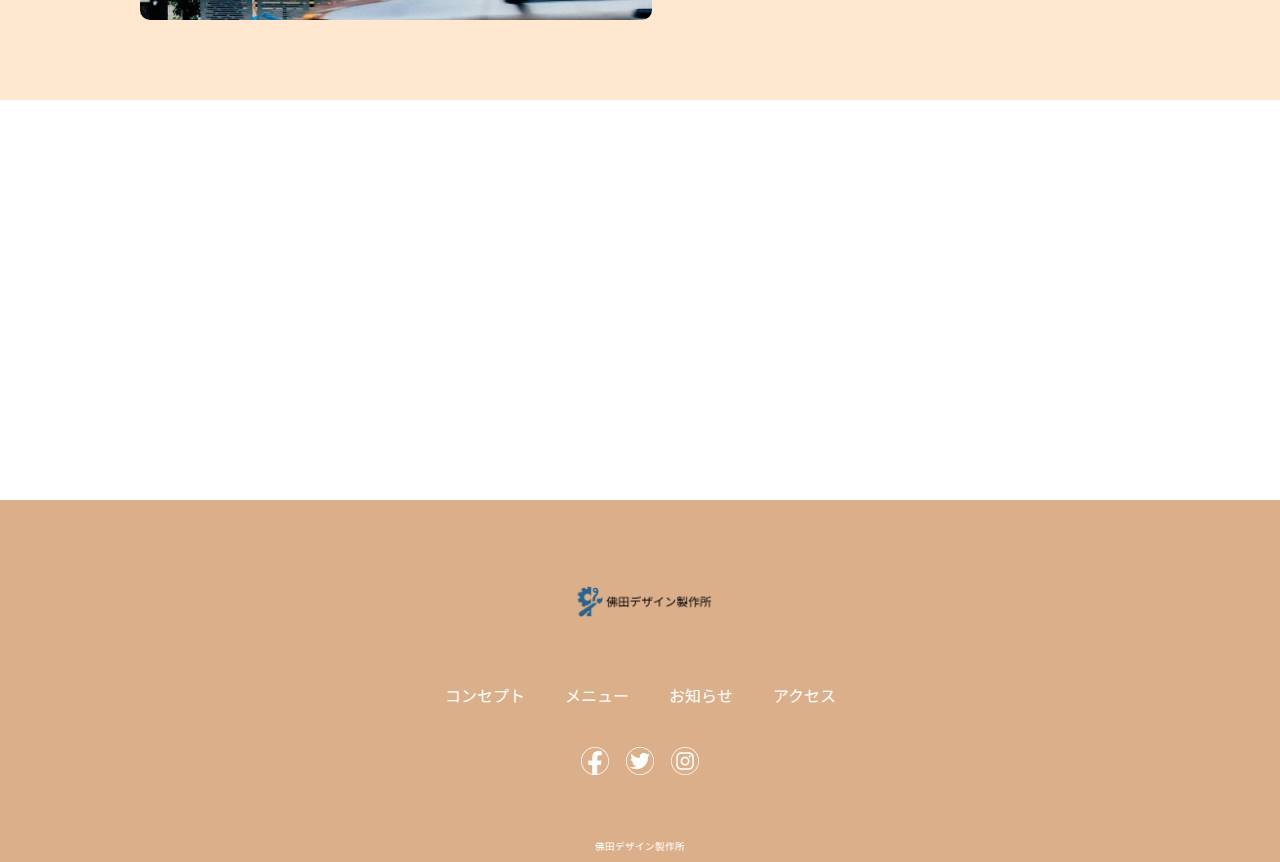
<file: menu.html>
<!DOCTYPE html>
<html lang="ja">
<head>
    <meta charset="UTF-8">
    <title>Cafe | メニュー一覧</title>
    <meta name="description" content="複数ページに渡るデザインを通して、よりレベルアップしたコーディングとCSSの使い回し方を身につけましょう">
    <link rel="stylesheet" href="css/reset.css">
    <link rel="preconnect" href="https://fonts.googleapis.com">
    <link rel="preconnect" href="https://fonts.gstatic.com" crossorigin>
    <link href="https://fonts.googleapis.com/css2?family=Noto+Sans+JP:wght@100..900&display=swap" rel="stylesheet">
    <link rel="stylesheet" href="css/style.css">

</head>
<body>
     <header class="header">
        <h1 class="header-logo">
            <a href="index.html" class="header-link">
                <img src="img/横長logo.png" alt="ロゴ">
            </a>
        </h1>

        <nav class="header-nav">
            <ul class="header-nav-list">
                <li class="header-nav-item">
                    <a href="index.html#concept" class="header-nav-link">コンセプト</a>
                </li>
                <li class="header-nav-item">
                    <a href="menu.html" class="header-nav-link">メニュー</a>
                </li>
                <li class="header-nav-item">
                    <a href="info.html" class="header-nav-link">お知らせ</a>
                </li>
                <li class="header-nav-item">
                    <a href="index.html#access" class="header-nav-link">アクセス</a>
                </li>
            </ul>
        </nav>

        <div class="icon">
            <ul class="icon-list">
                <li class="icon-item">
                    <a href="" class="icon-link">
                        <img src="img/facebook_icon.png" alt="facebook">
                    </a>
                </li>
                <li class="icon-item">
                    <a href="" class="icon-link">
                        <img src="img/twitter_icon.png" alt="Twitter">
                    </a>
                </li>
                <li class="icon-item">
                    <a href="" class="icon-link">
                        <img src="img/instagram_icon.png" alt="Instagram">
                    </a>
                </li>
            </ul>
        </div>
    </header>

    <div class="kv __menu">
        <div class="kv-detail">
            <h2 class="section-ttl __menu">MENU</h2>
        </div>

        </div>
    </div>

    <section class="menu section-wrap __detail">
        <div class="section-inner">

            <div class="menu-wrap">
                <div class="menu-item">
                    <div class="menu-img-box">
                        <img src="img/menu_photo01.jpg" alt="ドリップコーヒー" class="menu-img">
                    </div>
                    <div class="menu-content">
                        <p class="menu-txt">ドリップコーヒー</p>
                        <p class="menu-price">￥￥330~370</p>
                    </div>
                </div>
                <div class="menu-item">
                    <div class="menu-img-box">
                        <img src="img/menu_photo02.jpg" alt="アーモンドミルクラテ" class="menu-img">
                    </div>
                    <div class="menu-content">
                        <p class="menu-txt">アーモンドミルクラテ</p>
                        <p class="menu-price">￥380~420</p>
                    </div>
                </div>
                <div class="menu-item">
                    <div class="menu-img-box">
                        <img src="img/menu_photo03.jpg" alt="モーニングセット" class="menu-img">
                    </div>
                    <div class="menu-content">
                        <p class="menu-txt">モーニングセット</p>
                        <p class="menu-price">￥590</p>
                    </div>
                </div>
                <div class="menu-item">
                    <div class="menu-img-box">
                        <img src="img/menu_photo01.jpg" alt="ドリップコーヒー" class="menu-img">
                    </div>
                    <div class="menu-content">
                        <p class="menu-txt">ドリップコーヒー</p>
                        <p class="menu-price">￥330~370</p>
                    </div>
                </div>
                <div class="menu-item">
                    <div class="menu-img-box">
                        <img src="img/menu_photo02.jpg" alt="アーモンドミルクラテ" class="menu-img">
                    </div>
                    <div class="menu-content">
                        <p class="menu-txt">アーモンドミルクラテ</p>
                        <p class="menu-price">￥380~420</p>
                    </div>
                </div>
                <div class="menu-item">
                    <div class="menu-img-box">
                        <img src="img/menu_photo03.jpg" alt="モーニングセット" class="menu-img">
                    </div>
                    <div class="menu-content">
                        <p class="menu-txt">モーニングセット</p>
                        <p class="menu-price">￥590</p>
                    </div>
                </div>
                <div class="menu-item">
                    <div class="menu-img-box">
                        <img src="img/menu_photo01.jpg" alt="ドリップコーヒー" class="menu-img">
                    </div>
                    <div class="menu-content">
                        <p class="menu-txt">ドリップコーヒー</p>
                        <p class="menu-price">￥330~370</p>
                    </div>
                </div>
                <div class="menu-item">
                    <div class="menu-img-box">
                        <img src="img/menu_photo02.jpg" alt="アーモンドミルクラテ" class="menu-img">
                    </div>
                    <div class="menu-content">
                        <p class="menu-txt">アーモンドミルクラテ</p>
                        <p class="menu-price">￥380~420</p>
                    </div>
                </div>
                <div class="menu-item">
                    <div class="menu-img-box">
                        <img src="img/menu_photo03.jpg" alt="モーニングセット" class="menu-img">
                    </div>
                    <div class="menu-content">
                        <p class="menu-txt">モーニングセット</p>
                        <p class="menu-price">￥590</p>
                    </div>
                </div>
                <div class="menu-item">
                    <div class="menu-img-box">
                        <img src="img/menu_photo01.jpg" alt="ドリップコーヒー" class="menu-img">
                    </div>
                    <div class="menu-content">
                        <p class="menu-txt">ドリップコーヒー</p>
                        <p class="menu-price">￥￥330~370</p>
                    </div>
                </div>
                <div class="menu-item">
                    <div class="menu-img-box">
                        <img src="img/menu_photo02.jpg" alt="アーモンドミルクラテ" class="menu-img">
                    </div>
                    <div class="menu-content">
                        <p class="menu-txt">アーモンドミルクラテ</p>
                        <p class="menu-price">￥380~420</p>
                    </div>
                </div>
                <div class="menu-item">
                    <div class="menu-img-box">
                        <img src="img/menu_photo03.jpg" alt="モーニングセット" class="menu-img">
                    </div>
                    <div class="menu-content">
                        <p class="menu-txt">モーニングセット</p>
                        <p class="menu-price">￥590</p>
                    </div>
                </div>
                <div class="menu-item">
                    <div class="menu-img-box">
                        <img src="img/menu_photo01.jpg" alt="ドリップコーヒー" class="menu-img">
                    </div>
                    <div class="menu-content">
                        <p class="menu-txt">ドリップコーヒー</p>
                        <p class="menu-price">￥330~370</p>
                    </div>
                </div>
                <div class="menu-item">
                    <div class="menu-img-box">
                        <img src="img/menu_photo02.jpg" alt="アーモンドミルクラテ" class="menu-img">
                    </div>
                    <div class="menu-content">
                        <p class="menu-txt">アーモンドミルクラテ</p>
                        <p class="menu-price">￥380~420</p>
                    </div>
                </div>
                <div class="menu-item">
                    <div class="menu-img-box">
                        <img src="img/menu_photo03.jpg" alt="モーニングセット" class="menu-img">
                    </div>
                    <div class="menu-content">
                        <p class="menu-txt">モーニングセット</p>
                        <p class="menu-price">￥590</p>
                    </div>
                </div>
                <div class="menu-item">
                    <div class="menu-img-box">
                        <img src="img/menu_photo01.jpg" alt="ドリップコーヒー" class="menu-img">
                    </div>
                    <div class="menu-content">
                        <p class="menu-txt">ドリップコーヒー</p>
                        <p class="menu-price">￥330~370</p>
                    </div>
                </div>
                <div class="menu-item">
                    <div class="menu-img-box">
                        <img src="img/menu_photo02.jpg" alt="アーモンドミルクラテ" class="menu-img">
                    </div>
                    <div class="menu-content">
                        <p class="menu-txt">アーモンドミルクラテ</p>
                        <p class="menu-price">￥380~420</p>
                    </div>
                </div>
                <div class="menu-item">
                    <div class="menu-img-box">
                        <img src="img/menu_photo03.jpg" alt="モーニングセット" class="menu-img">
                    </div>
                    <div class="menu-content">
                        <p class="menu-txt">モーニングセット</p>
                        <p class="menu-price">￥590</p>
                    </div>
                </div>
            </div>
        </div>
    </section>

    <main>
         <section id="access" class="access section-wrap">
        <div class="section-inner">
            <h2 class="section-ttl __access">ACCESS</h2>
        </div>

        <div class="access-content">
            <div class="access-content-img-box">
                <img src="img/access_photo.jpg" alt="お店の写真" class="access-content-img">
            </div>

            <div class="access-content-txt-box">
                <div class="access-content-txt-logo-box">
                    <img src="img/横長logo.png" alt="ロゴ" class="access-content-txt-logo">
                </div>

                <p class="access-txt">〒000-0000</p>
                <p class="access-txt">東京都豊島区南池袋2-35-8 フクロウビル2F</p>
                <p class="access-txt">TEL:00-0000-0000 / 営業時間：10:00~21:00（木曜定休日）</p>
            </div>
        </div>
    </section>

    <div class="access-map">
        <iframe src="https://www.google.com/maps/embed?pb=!1m18!1m12!1m3!1d6478.019572071331!2d139.71055669623954!3d35.72597785018375!2m3!1f0!2f0!3f0!3m2!1i1024!2i768!4f13.1!3m3!1m2!1s0x60188d695cb4aed9%3A0x476057fc81119972!2z44CSMTcxLTAwMjIg5p2x5Lqs6YO96LGK5bO25Yy65Y2X5rGg6KKL!5e0!3m2!1sja!2sjp!4v1749849897571!5m2!1sja!2sjp" 
        width="100%" height="400" style="border:0;" allowfullscreen="" loading="lazy" referrerpolicy="no-referrer-when-downgrade"></iframe>
    </div>

    </main>

    <footer class="footer">
    <div class="footer-logo-box">
        <img src="img/横長logo.png" alt="ロゴ" class="footer-logo">
    </div>

    <ul class="footer-nav-list">
        <li class="footer-nav-item">
            <a href="index.html#concept" class="footer-nav-link">コンセプト</a>
        </li>
        <li class="footer-nav-item">
            <a href="menu.html" class="footer-nav-link">メニュー</a>
        </li>
        <li class="footer-nav-item">
            <a href="info.html" class="footer-nav-link">お知らせ</a>
        </li>
        <li class="footer-nav-item">
            <a href="index.html#access" class="footer-nav-link">アクセス</a>
        </li>
    </ul>

            <div class="icon">
            <ul class="icon-list">
                <li class="icon-item">
                    <a href="" class="icon-link">
                        <img src="img/facebook_icon.png" alt="facebook">
                    </a>
                </li>
                <li class="icon-item">
                    <a href="" class="icon-link">
                        <img src="img/twitter_icon.png" alt="Twitter">
                    </a>
                </li>
                <li class="icon-item">
                    <a href="" class="icon-link">
                        <img src="img/instagram_icon.png" alt="Instagram">
                    </a>
                </li>
            </ul>
        </div>

    <p class="footer-copy">
        <small>佛田デザイン製作所</small>
    </p>
</footer>

</body>
</html>
</file>
<file: css/style.css>
@charset "UTF-8";

body{
    font-family: "Noto Sans JP", sans-serif;
    line-height: 1.5;
    background-color: #fff;
}

/* section */
.section-wrap{
    padding: 80px 0;
}
.section-inner{
    width: 1080px;
    margin: 0 auto;
}

.section-inner-s{
    width: 900px;
    margin: 0 auto;
}

.section-ttl{
    font-size: 60px;
    font-weight: bold;
    text-align: center;
    color: #DBAF89;
    position: relative;
}

.section-ttl.__concept::before{
    content: "コンセプト";
    color: black;
    font-size: 18px;
    position: absolute;
    bottom: 100%;
    left: 50%;
    transform: translateX(-50%);
}

.section-ttl.__menu::before{
    content: "メニュー";
    color: black;
    font-size: 18px;
    position: absolute;
    bottom: 100%;
    left: 50%;
    transform: translateX(-50%);
}

.section-ttl.__info::before{
    content: "お知らせ";
    color: black;
    font-size: 18px;
    position: absolute;
    bottom: 100%;
    left: 50%;
    transform: translateX(-50%);
}

.section-ttl.__access::before{
    content: "アクセス";
    color: black;
    font-size: 18px;
    position: absolute;
    bottom: 100%;
    left: 50%;
    transform: translateX(-50%);
}

/* btn */
.btn{
    margin-top: 60px;
    text-align: center;
}

.btn-link{
    display: inline-block;
    padding: 14px 32px;
    border: 1px solid #DBAF89;
    border-radius: 28px;
    font-weight: bold;
}

/* icon */

.icon-list{
    display: flex;
}

.icon-item + .icon-item{
    margin-left: 16px;
}

/* header */
.header{
    display: flex;
    justify-content: space-between;
    align-items: center;
    color: #fff;
    width: 90%;
    position: absolute;
    top: 40px;
    left: 5%;
    z-index:100 ;
}

.header-logo{
    width: 160px;
}

.header-nav-list{
    display: flex;
}
.header-nav-item + .header-nav-item{
    margin-left: 40px;
}

/* kv */

.kv{
    width: 100%;
    position: relative;
}

.kv.__index{
    height: 768px;
    background-image: url(../img/kv.jpg);
    background-repeat: no-repeat;
    background-size: cover;
}

.kv.__menu{
    height: 500px;
    background-image: url(../img/menu_kv.jpg);
    background-repeat: no-repeat;
    background-size: cover;
}

.kv.__info{
    height: 500px;
    background-image: url(../img/info_kv.jpg);
    background-repeat: no-repeat;
    background-size: cover;
}

.kv-copy,.kv-detail{
    position: absolute;
    top: 50%;
    left: 50%;
    transform: translate(-50%,-50%);
}

.kv-detail .section-ttl{
    color: #fff;
}

.kv-detail .section-ttl::before{
    color: #fff;
}

/* concept */
.concept-txt-main{
    font-size: 32px;
    font-weight: bold;
    text-align: center;
    margin-top: 40px;
}

.concept-txt-sub{
    margin-top: 24px;
    text-align: center;
}

.concept-img-box{
    height: 350px;
    margin-top: 80px;
}

.concept-img{
    object-fit: cover;
    object-position: top;
}

.concept-detail-wrap{
    display: flex;
    justify-content: space-between;
    align-items: center;
    margin-top: 80px;
}

.concept-detail-content{
    width: 400px;
}

.concept-detail-ttl{
    font-size: 32px;
    font-weight: bold;
}
.concept-detail-txt{
    margin-top: 40px;
}

.concept-detail-img-wrap{
    display: flex;
    width: 580px;
}

.concept-detail-img-box{
    width: 280px;
    height: 390px;
}

.concept-detail-img-box:nth-child(1){
    margin-top: 60px;
}
.concept-detail-img-box:nth-child(2){
    margin: 0 0 60px 20px;
}

.concept-detail-img{
    object-fit: cover;
    border-radius: 10px;
}

/* menu */
.menu{
    background-color: #ffe7d0;
}

.menu.__detail{
    background-color: #fff;
}

.menu-wrap{
    display: flex;
    justify-content: space-between;
    flex-wrap: wrap;
    margin-top: 60px;
}

.menu-item{
    width: 340px;
}

.menu-item:nth-of-type(n+4){
    margin-top: 40px;
}

.menu-img-box{
    height: 220px;
}
.menu-img{
    object-fit: cover;
    border-radius: 10%;
}

.menu-content{
    margin-top: 16px;
}

.menu-txt{
    font-size: 18px;
    font-weight: bold;
}
.menu-price{
    margin-top: 8px;
}

/* info */
.info-list{
    margin-top: 60px;
}

.info-list.__detail{
    margin-top: 0;
}

.info-item{
    border-bottom: 1px solid #BCBCBC;
}

.info-item + .info-item{
    margin-top: 40px;
}

.info-tag{
    font-size: 12px;
    margin-left: 24px;
    padding: 4px 8px;
}

.info-tag.__orange{
    border: 1px solid #FF9F51;
    color: #FF9F51;
}

.info-tag.__red{
    border: 1px solid #BA0000;
    color: #BA0000;
}

.info-txt{
    margin-top: 16px;
    padding-bottom: 16px;
}

/* page-btn */

.page-btn-list{
    display: flex;
    justify-content: center;
    align-items: center;
    margin-top: 60px;
}

.page-btn-item{
    border:1px solid #707070;
}

.page-btn-link{
    display: block;
    padding: 8px 16px;
}

.page-btn-item.__current{
    border: none;
    background-color: #ffe7d0;
}

.page-btn-item + .page-btn-item{
    margin-left: 8px;
}

/* info-single */

.info-single-head{
    border-bottom: 1px solid #BCBCBC;
}

.info-single .info-tag{
    font-size: 16px;
}

.info-single .info-txt{
    font-size: 24px;
    font-weight: bold;
}

.info-single-content p{
    margin-top: 24px;
}
.info-single-content img{
    margin-top: 40px;
    object-fit: cover;
    height:560px ;
    width: 100%;
}

.btn.__info{
    padding-bottom: 60px;
}

/* access */
.access{
    background-color: #ffe7d0;
}

.access-content{
    display: flex;
    justify-content: center;
    align-items: center;
    margin-top: 60px;
}

.access-content-img-box{
    max-width: 512px;
    width: 100%;
    height: 300px;
}

.access-content-img{
    object-fit: cover;
    border-radius: 10px;
}

.access-content-txt-box{
    margin-left: 60px;
}

.access-content-txt-logo-box{
    width: 160px;
}

.access-txt:first-of-type{
    margin-top: 16px;
}

/* footer */
.footer{
    background-color: #DBAF89;
    color: #fff;
    padding-top: 60px;
}

.footer-logo-box{
    width: 160px;
    margin: 0 auto;
}

.footer-nav-list{
    display: flex;
    justify-content: center;
    margin-top: 40px;
}

.footer-nav-item + .footer-nav-item{
    margin-left: 40px;
}

.footer .icon-list{
    justify-content: center;
}

.footer .icon{
    margin-top: 40px;
}

.footer-copy{
    font-size: 12px;
    text-align: center;
    margin-top: 60px;
    padding-bottom: 8px;
}
</file>
